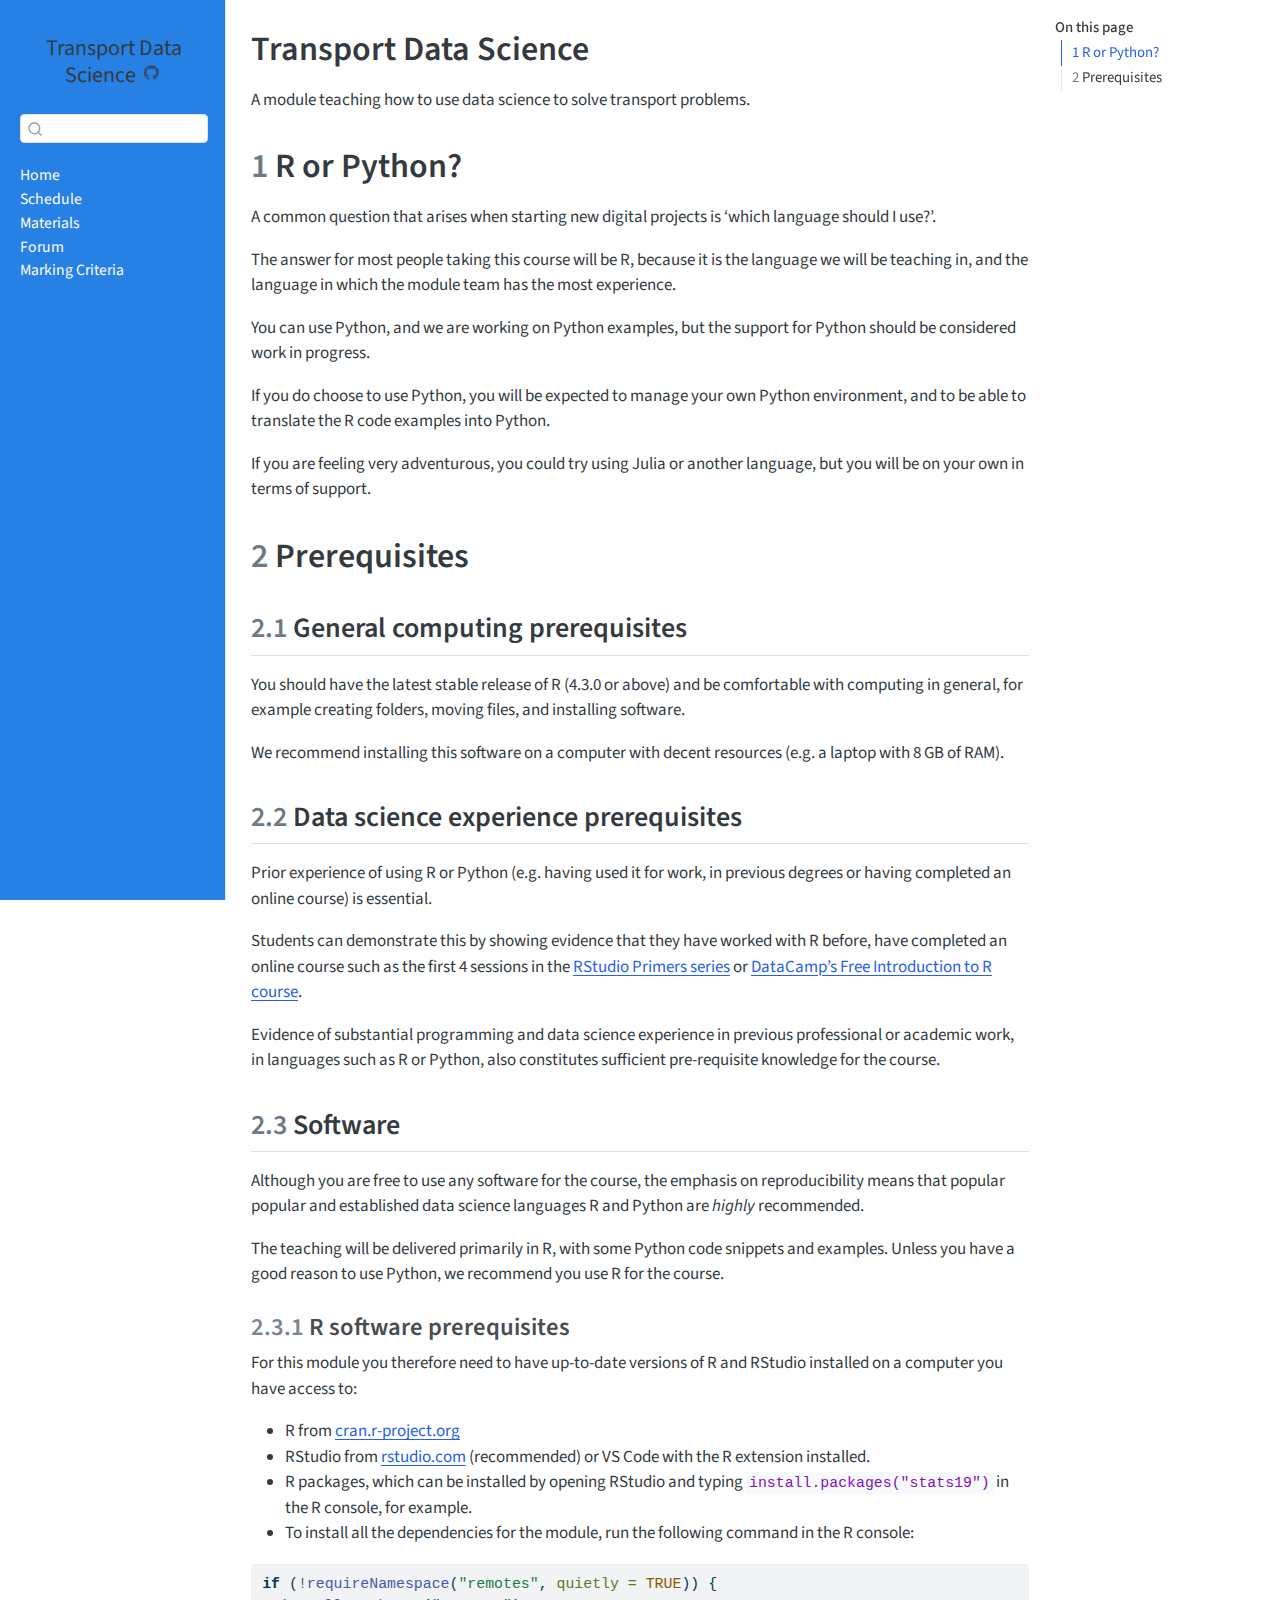
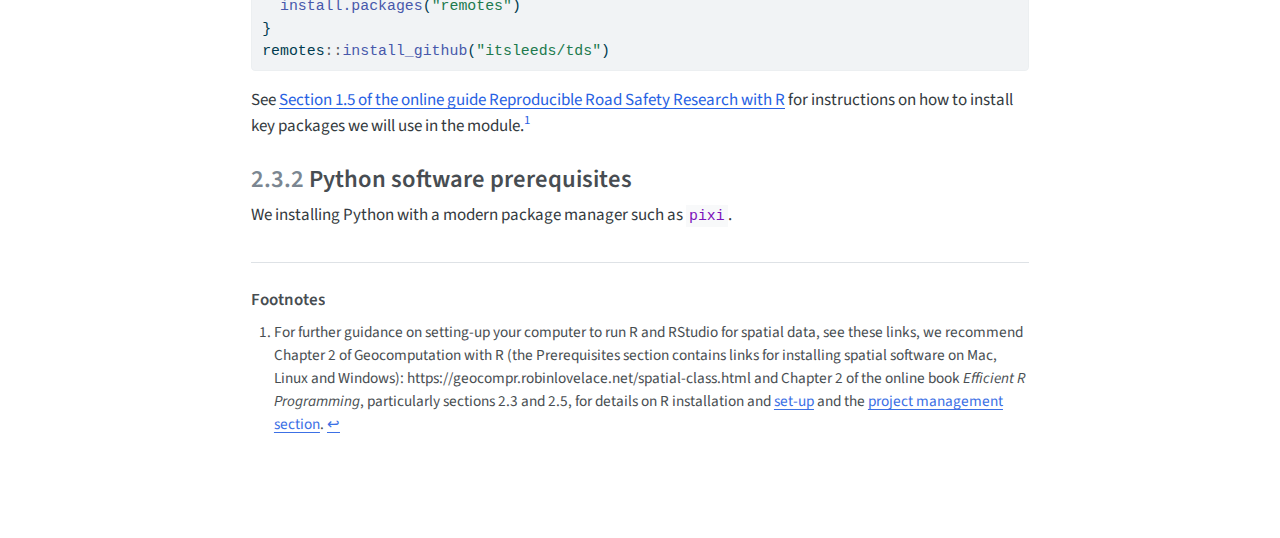
<file: index.html>
<!DOCTYPE html>
<html xmlns="http://www.w3.org/1999/xhtml" lang="en" xml:lang="en"><head>

<meta charset="utf-8">
<meta name="generator" content="quarto-1.5.57">

<meta name="viewport" content="width=device-width, initial-scale=1.0, user-scalable=yes">


<title>Transport Data Science</title>
<style>
code{white-space: pre-wrap;}
span.smallcaps{font-variant: small-caps;}
div.columns{display: flex; gap: min(4vw, 1.5em);}
div.column{flex: auto; overflow-x: auto;}
div.hanging-indent{margin-left: 1.5em; text-indent: -1.5em;}
ul.task-list{list-style: none;}
ul.task-list li input[type="checkbox"] {
  width: 0.8em;
  margin: 0 0.8em 0.2em -1em; /* quarto-specific, see https://github.com/quarto-dev/quarto-cli/issues/4556 */ 
  vertical-align: middle;
}
/* CSS for syntax highlighting */
pre > code.sourceCode { white-space: pre; position: relative; }
pre > code.sourceCode > span { line-height: 1.25; }
pre > code.sourceCode > span:empty { height: 1.2em; }
.sourceCode { overflow: visible; }
code.sourceCode > span { color: inherit; text-decoration: inherit; }
div.sourceCode { margin: 1em 0; }
pre.sourceCode { margin: 0; }
@media screen {
div.sourceCode { overflow: auto; }
}
@media print {
pre > code.sourceCode { white-space: pre-wrap; }
pre > code.sourceCode > span { display: inline-block; text-indent: -5em; padding-left: 5em; }
}
pre.numberSource code
  { counter-reset: source-line 0; }
pre.numberSource code > span
  { position: relative; left: -4em; counter-increment: source-line; }
pre.numberSource code > span > a:first-child::before
  { content: counter(source-line);
    position: relative; left: -1em; text-align: right; vertical-align: baseline;
    border: none; display: inline-block;
    -webkit-touch-callout: none; -webkit-user-select: none;
    -khtml-user-select: none; -moz-user-select: none;
    -ms-user-select: none; user-select: none;
    padding: 0 4px; width: 4em;
  }
pre.numberSource { margin-left: 3em;  padding-left: 4px; }
div.sourceCode
  {   }
@media screen {
pre > code.sourceCode > span > a:first-child::before { text-decoration: underline; }
}
</style>


<script src="site_libs/quarto-nav/quarto-nav.js"></script>
<script src="site_libs/clipboard/clipboard.min.js"></script>
<script src="site_libs/quarto-search/autocomplete.umd.js"></script>
<script src="site_libs/quarto-search/fuse.min.js"></script>
<script src="site_libs/quarto-search/quarto-search.js"></script>
<meta name="quarto:offset" content="./">
<script src="site_libs/quarto-html/quarto.js"></script>
<script src="site_libs/quarto-html/popper.min.js"></script>
<script src="site_libs/quarto-html/tippy.umd.min.js"></script>
<script src="site_libs/quarto-html/anchor.min.js"></script>
<link href="site_libs/quarto-html/tippy.css" rel="stylesheet">
<link href="site_libs/quarto-html/quarto-syntax-highlighting.css" rel="stylesheet" id="quarto-text-highlighting-styles">
<script src="site_libs/bootstrap/bootstrap.min.js"></script>
<link href="site_libs/bootstrap/bootstrap-icons.css" rel="stylesheet">
<link href="site_libs/bootstrap/bootstrap.min.css" rel="stylesheet" id="quarto-bootstrap" data-mode="light">
<script id="quarto-search-options" type="application/json">{
  "location": "sidebar",
  "copy-button": false,
  "collapse-after": 3,
  "panel-placement": "start",
  "type": "textbox",
  "limit": 50,
  "keyboard-shortcut": [
    "f",
    "/",
    "s"
  ],
  "show-item-context": false,
  "language": {
    "search-no-results-text": "No results",
    "search-matching-documents-text": "matching documents",
    "search-copy-link-title": "Copy link to search",
    "search-hide-matches-text": "Hide additional matches",
    "search-more-match-text": "more match in this document",
    "search-more-matches-text": "more matches in this document",
    "search-clear-button-title": "Clear",
    "search-text-placeholder": "",
    "search-detached-cancel-button-title": "Cancel",
    "search-submit-button-title": "Submit",
    "search-label": "Search"
  }
}</script>


</head>

<body class="nav-sidebar docked">

<div id="quarto-search-results"></div>
  <header id="quarto-header" class="headroom fixed-top">
  <nav class="quarto-secondary-nav">
    <div class="container-fluid d-flex">
      <button type="button" class="quarto-btn-toggle btn" data-bs-toggle="collapse" role="button" data-bs-target=".quarto-sidebar-collapse-item" aria-controls="quarto-sidebar" aria-expanded="false" aria-label="Toggle sidebar navigation" onclick="if (window.quartoToggleHeadroom) { window.quartoToggleHeadroom(); }">
        <i class="bi bi-layout-text-sidebar-reverse"></i>
      </button>
        <nav class="quarto-page-breadcrumbs" aria-label="breadcrumb"><ol class="breadcrumb"><li class="breadcrumb-item"><a href="./index.html">Home</a></li></ol></nav>
        <a class="flex-grow-1" role="navigation" data-bs-toggle="collapse" data-bs-target=".quarto-sidebar-collapse-item" aria-controls="quarto-sidebar" aria-expanded="false" aria-label="Toggle sidebar navigation" onclick="if (window.quartoToggleHeadroom) { window.quartoToggleHeadroom(); }">      
        </a>
      <button type="button" class="btn quarto-search-button" aria-label="Search" onclick="window.quartoOpenSearch();">
        <i class="bi bi-search"></i>
      </button>
    </div>
  </nav>
</header>
<!-- content -->
<div id="quarto-content" class="quarto-container page-columns page-rows-contents page-layout-article">
<!-- sidebar -->
  <nav id="quarto-sidebar" class="sidebar collapse collapse-horizontal quarto-sidebar-collapse-item sidebar-navigation docked overflow-auto">
    <div class="pt-lg-2 mt-2 text-center sidebar-header">
    <div class="sidebar-title mb-0 py-0">
      <a href="./">Transport Data Science</a> 
        <div class="sidebar-tools-main">
    <a href="https://github.com/itsleeds/tds" title="GitHub" class="quarto-navigation-tool px-1" aria-label="GitHub"><i class="bi bi-github"></i></a>
</div>
    </div>
      </div>
        <div class="mt-2 flex-shrink-0 align-items-center">
        <div class="sidebar-search">
        <div id="quarto-search" class="" title="Search"></div>
        </div>
        </div>
    <div class="sidebar-menu-container"> 
    <ul class="list-unstyled mt-1">
        <li class="sidebar-item">
  <div class="sidebar-item-container"> 
  <a href="./index.html" class="sidebar-item-text sidebar-link active">
 <span class="menu-text">Home</span></a>
  </div>
</li>
        <li class="sidebar-item">
  <div class="sidebar-item-container"> 
  <a href="./schedule.html" class="sidebar-item-text sidebar-link">
 <span class="menu-text">Schedule</span></a>
  </div>
</li>
        <li class="sidebar-item">
  <div class="sidebar-item-container"> 
  <a href="./materials.html" class="sidebar-item-text sidebar-link">
 <span class="menu-text">Materials</span></a>
  </div>
</li>
        <li class="sidebar-item">
  <div class="sidebar-item-container"> 
  <a href="https://github.com/ITSLeeds/TDS/discussions" class="sidebar-item-text sidebar-link">
 <span class="menu-text">Forum</span></a>
  </div>
</li>
        <li class="sidebar-item">
  <div class="sidebar-item-container"> 
  <a href="./marking-criteria.html" class="sidebar-item-text sidebar-link">
 <span class="menu-text">Marking Criteria</span></a>
  </div>
</li>
    </ul>
    </div>
</nav>
<div id="quarto-sidebar-glass" class="quarto-sidebar-collapse-item" data-bs-toggle="collapse" data-bs-target=".quarto-sidebar-collapse-item"></div>
<!-- margin-sidebar -->
    <div id="quarto-margin-sidebar" class="sidebar margin-sidebar">
        <nav id="TOC" role="doc-toc" class="toc-active">
    <h2 id="toc-title">On this page</h2>
   
  <ul>
  <li><a href="#r-or-python" id="toc-r-or-python" class="nav-link active" data-scroll-target="#r-or-python"><span class="header-section-number">1</span> R or Python?</a></li>
  <li><a href="#prerequisites" id="toc-prerequisites" class="nav-link" data-scroll-target="#prerequisites"><span class="header-section-number">2</span> Prerequisites</a>
  <ul class="collapse">
  <li><a href="#general-computing-prerequisites" id="toc-general-computing-prerequisites" class="nav-link" data-scroll-target="#general-computing-prerequisites"><span class="header-section-number">2.1</span> General computing prerequisites</a></li>
  <li><a href="#data-science-experience-prerequisites" id="toc-data-science-experience-prerequisites" class="nav-link" data-scroll-target="#data-science-experience-prerequisites"><span class="header-section-number">2.2</span> Data science experience prerequisites</a></li>
  <li><a href="#software" id="toc-software" class="nav-link" data-scroll-target="#software"><span class="header-section-number">2.3</span> Software</a>
  <ul class="collapse">
  <li><a href="#r-software-prerequisites" id="toc-r-software-prerequisites" class="nav-link" data-scroll-target="#r-software-prerequisites"><span class="header-section-number">2.3.1</span> R software prerequisites</a></li>
  <li><a href="#python-software-prerequisites" id="toc-python-software-prerequisites" class="nav-link" data-scroll-target="#python-software-prerequisites"><span class="header-section-number">2.3.2</span> Python software prerequisites</a></li>
  </ul></li>
  </ul></li>
  </ul>
</nav>
    </div>
<!-- main -->
<main class="content" id="quarto-document-content">

<header id="title-block-header" class="quarto-title-block default">
<div class="quarto-title">
<h1 class="title">Transport Data Science</h1>
</div>



<div class="quarto-title-meta">

    
  
    
  </div>
  


</header>


<p>A module teaching how to use data science to solve transport problems.</p>
<section id="r-or-python" class="level1" data-number="1">
<h1 data-number="1"><span class="header-section-number">1</span> R or Python?</h1>
<p>A common question that arises when starting new digital projects is ‘which language should I use?’.</p>
<p>The answer for most people taking this course will be R, because it is the language we will be teaching in, and the language in which the module team has the most experience.</p>
<p>You can use Python, and we are working on Python examples, but the support for Python should be considered work in progress.</p>
<p>If you do choose to use Python, you will be expected to manage your own Python environment, and to be able to translate the R code examples into Python.</p>
<p>If you are feeling very adventurous, you could try using Julia or another language, but you will be on your own in terms of support.</p>
</section>
<section id="prerequisites" class="level1" data-number="2">
<h1 data-number="2"><span class="header-section-number">2</span> Prerequisites</h1>
<section id="general-computing-prerequisites" class="level2" data-number="2.1">
<h2 data-number="2.1" class="anchored" data-anchor-id="general-computing-prerequisites"><span class="header-section-number">2.1</span> General computing prerequisites</h2>
<p>You should have the latest stable release of R (4.3.0 or above) and be comfortable with computing in general, for example creating folders, moving files, and installing software.</p>
<p>We recommend installing this software on a computer with decent resources (e.g.&nbsp;a laptop with 8 GB of RAM).</p>
</section>
<section id="data-science-experience-prerequisites" class="level2" data-number="2.2">
<h2 data-number="2.2" class="anchored" data-anchor-id="data-science-experience-prerequisites"><span class="header-section-number">2.2</span> Data science experience prerequisites</h2>
<p>Prior experience of using R or Python (e.g.&nbsp;having used it for work, in previous degrees or having completed an online course) is essential.</p>
<p>Students can demonstrate this by showing evidence that they have worked with R before, have completed an online course such as the first 4 sessions in the <a href="https://rstudio.cloud/learn/primers">RStudio Primers series</a> or <a href="https://www.datacamp.com/courses/free-introduction-to-r">DataCamp’s Free Introduction to R course</a>.</p>
<p>Evidence of substantial programming and data science experience in previous professional or academic work, in languages such as R or Python, also constitutes sufficient pre-requisite knowledge for the course.</p>
</section>
<section id="software" class="level2" data-number="2.3">
<h2 data-number="2.3" class="anchored" data-anchor-id="software"><span class="header-section-number">2.3</span> Software</h2>
<p>Although you are free to use any software for the course, the emphasis on reproducibility means that popular popular and established data science languages R and Python are <em>highly</em> recommended.</p>
<p>The teaching will be delivered primarily in R, with some Python code snippets and examples. Unless you have a good reason to use Python, we recommend you use R for the course.</p>
<section id="r-software-prerequisites" class="level3" data-number="2.3.1">
<h3 data-number="2.3.1" class="anchored" data-anchor-id="r-software-prerequisites"><span class="header-section-number">2.3.1</span> R software prerequisites</h3>
<p>For this module you therefore need to have up-to-date versions of R and RStudio installed on a computer you have access to:</p>
<ul>
<li>R from <a href="https://cran.r-project.org/">cran.r-project.org</a></li>
<li>RStudio from <a href="https://rstudio.com/products/rstudio/download/#download">rstudio.com</a> (recommended) or VS Code with the R extension installed.</li>
<li>R packages, which can be installed by opening RStudio and typing <code>install.packages("stats19")</code> in the R console, for example.</li>
<li>To install all the dependencies for the module, run the following command in the R console:</li>
</ul>
<div class="cell">
<div class="sourceCode cell-code" id="cb1"><pre class="sourceCode r code-with-copy"><code class="sourceCode r"><span id="cb1-1"><a href="#cb1-1" aria-hidden="true" tabindex="-1"></a><span class="cf">if</span> (<span class="sc">!</span><span class="fu">requireNamespace</span>(<span class="st">"remotes"</span>, <span class="at">quietly =</span> <span class="cn">TRUE</span>)) {</span>
<span id="cb1-2"><a href="#cb1-2" aria-hidden="true" tabindex="-1"></a>  <span class="fu">install.packages</span>(<span class="st">"remotes"</span>)</span>
<span id="cb1-3"><a href="#cb1-3" aria-hidden="true" tabindex="-1"></a>}</span>
<span id="cb1-4"><a href="#cb1-4" aria-hidden="true" tabindex="-1"></a>remotes<span class="sc">::</span><span class="fu">install_github</span>(<span class="st">"itsleeds/tds"</span>)</span></code><button title="Copy to Clipboard" class="code-copy-button"><i class="bi"></i></button></pre></div>
</div>
<p>See <a href="https://itsleeds.github.io/rrsrr/introduction.html#installing-r-and-rstudio">Section 1.5 of the online guide Reproducible Road Safety Research with R</a> for instructions on how to install key packages we will use in the module.<a href="#fn1" class="footnote-ref" id="fnref1" role="doc-noteref"><sup>1</sup></a></p>
</section>
<section id="python-software-prerequisites" class="level3" data-number="2.3.2">
<h3 data-number="2.3.2" class="anchored" data-anchor-id="python-software-prerequisites"><span class="header-section-number">2.3.2</span> Python software prerequisites</h3>
<p>We installing Python with a modern package manager such as <code>pixi</code>.</p>


</section>
</section>
</section>


<div id="quarto-appendix" class="default"><section id="footnotes" class="footnotes footnotes-end-of-document" role="doc-endnotes"><h2 class="anchored quarto-appendix-heading">Footnotes</h2>

<ol>
<li id="fn1"><p> For further guidance on setting-up your computer to run R and RStudio for spatial data, see these links, we recommend Chapter 2 of Geocomputation with R (the Prerequisites section contains links for installing spatial software on Mac, Linux and Windows): https://geocompr.robinlovelace.net/spatial-class.html and Chapter 2 of the online book <em>Efficient R Programming</em>, particularly sections 2.3 and 2.5, for details on R installation and <a href="https://csgillespie.github.io/efficientR/set-up.html">set-up</a> and the <a href="https://csgillespie.github.io/efficientR/set-up.html#project-management">project management section</a>.<a href="#fnref1" class="footnote-back" role="doc-backlink">↩︎</a></p></li>
</ol>
</section></div></main> <!-- /main -->
<script id="quarto-html-after-body" type="application/javascript">
window.document.addEventListener("DOMContentLoaded", function (event) {
  const toggleBodyColorMode = (bsSheetEl) => {
    const mode = bsSheetEl.getAttribute("data-mode");
    const bodyEl = window.document.querySelector("body");
    if (mode === "dark") {
      bodyEl.classList.add("quarto-dark");
      bodyEl.classList.remove("quarto-light");
    } else {
      bodyEl.classList.add("quarto-light");
      bodyEl.classList.remove("quarto-dark");
    }
  }
  const toggleBodyColorPrimary = () => {
    const bsSheetEl = window.document.querySelector("link#quarto-bootstrap");
    if (bsSheetEl) {
      toggleBodyColorMode(bsSheetEl);
    }
  }
  toggleBodyColorPrimary();  
  const icon = "";
  const anchorJS = new window.AnchorJS();
  anchorJS.options = {
    placement: 'right',
    icon: icon
  };
  anchorJS.add('.anchored');
  const isCodeAnnotation = (el) => {
    for (const clz of el.classList) {
      if (clz.startsWith('code-annotation-')) {                     
        return true;
      }
    }
    return false;
  }
  const onCopySuccess = function(e) {
    // button target
    const button = e.trigger;
    // don't keep focus
    button.blur();
    // flash "checked"
    button.classList.add('code-copy-button-checked');
    var currentTitle = button.getAttribute("title");
    button.setAttribute("title", "Copied!");
    let tooltip;
    if (window.bootstrap) {
      button.setAttribute("data-bs-toggle", "tooltip");
      button.setAttribute("data-bs-placement", "left");
      button.setAttribute("data-bs-title", "Copied!");
      tooltip = new bootstrap.Tooltip(button, 
        { trigger: "manual", 
          customClass: "code-copy-button-tooltip",
          offset: [0, -8]});
      tooltip.show();    
    }
    setTimeout(function() {
      if (tooltip) {
        tooltip.hide();
        button.removeAttribute("data-bs-title");
        button.removeAttribute("data-bs-toggle");
        button.removeAttribute("data-bs-placement");
      }
      button.setAttribute("title", currentTitle);
      button.classList.remove('code-copy-button-checked');
    }, 1000);
    // clear code selection
    e.clearSelection();
  }
  const getTextToCopy = function(trigger) {
      const codeEl = trigger.previousElementSibling.cloneNode(true);
      for (const childEl of codeEl.children) {
        if (isCodeAnnotation(childEl)) {
          childEl.remove();
        }
      }
      return codeEl.innerText;
  }
  const clipboard = new window.ClipboardJS('.code-copy-button:not([data-in-quarto-modal])', {
    text: getTextToCopy
  });
  clipboard.on('success', onCopySuccess);
  if (window.document.getElementById('quarto-embedded-source-code-modal')) {
    // For code content inside modals, clipBoardJS needs to be initialized with a container option
    // TODO: Check when it could be a function (https://github.com/zenorocha/clipboard.js/issues/860)
    const clipboardModal = new window.ClipboardJS('.code-copy-button[data-in-quarto-modal]', {
      text: getTextToCopy,
      container: window.document.getElementById('quarto-embedded-source-code-modal')
    });
    clipboardModal.on('success', onCopySuccess);
  }
    var localhostRegex = new RegExp(/^(?:http|https):\/\/localhost\:?[0-9]*\//);
    var mailtoRegex = new RegExp(/^mailto:/);
      var filterRegex = new RegExp("https:\/\/itsleeds\.github\.io\/tds\/");
    var isInternal = (href) => {
        return filterRegex.test(href) || localhostRegex.test(href) || mailtoRegex.test(href);
    }
    // Inspect non-navigation links and adorn them if external
 	var links = window.document.querySelectorAll('a[href]:not(.nav-link):not(.navbar-brand):not(.toc-action):not(.sidebar-link):not(.sidebar-item-toggle):not(.pagination-link):not(.no-external):not([aria-hidden]):not(.dropdown-item):not(.quarto-navigation-tool):not(.about-link)');
    for (var i=0; i<links.length; i++) {
      const link = links[i];
      if (!isInternal(link.href)) {
        // undo the damage that might have been done by quarto-nav.js in the case of
        // links that we want to consider external
        if (link.dataset.originalHref !== undefined) {
          link.href = link.dataset.originalHref;
        }
      }
    }
  function tippyHover(el, contentFn, onTriggerFn, onUntriggerFn) {
    const config = {
      allowHTML: true,
      maxWidth: 500,
      delay: 100,
      arrow: false,
      appendTo: function(el) {
          return el.parentElement;
      },
      interactive: true,
      interactiveBorder: 10,
      theme: 'quarto',
      placement: 'bottom-start',
    };
    if (contentFn) {
      config.content = contentFn;
    }
    if (onTriggerFn) {
      config.onTrigger = onTriggerFn;
    }
    if (onUntriggerFn) {
      config.onUntrigger = onUntriggerFn;
    }
    window.tippy(el, config); 
  }
  const noterefs = window.document.querySelectorAll('a[role="doc-noteref"]');
  for (var i=0; i<noterefs.length; i++) {
    const ref = noterefs[i];
    tippyHover(ref, function() {
      // use id or data attribute instead here
      let href = ref.getAttribute('data-footnote-href') || ref.getAttribute('href');
      try { href = new URL(href).hash; } catch {}
      const id = href.replace(/^#\/?/, "");
      const note = window.document.getElementById(id);
      if (note) {
        return note.innerHTML;
      } else {
        return "";
      }
    });
  }
  const xrefs = window.document.querySelectorAll('a.quarto-xref');
  const processXRef = (id, note) => {
    // Strip column container classes
    const stripColumnClz = (el) => {
      el.classList.remove("page-full", "page-columns");
      if (el.children) {
        for (const child of el.children) {
          stripColumnClz(child);
        }
      }
    }
    stripColumnClz(note)
    if (id === null || id.startsWith('sec-')) {
      // Special case sections, only their first couple elements
      const container = document.createElement("div");
      if (note.children && note.children.length > 2) {
        container.appendChild(note.children[0].cloneNode(true));
        for (let i = 1; i < note.children.length; i++) {
          const child = note.children[i];
          if (child.tagName === "P" && child.innerText === "") {
            continue;
          } else {
            container.appendChild(child.cloneNode(true));
            break;
          }
        }
        if (window.Quarto?.typesetMath) {
          window.Quarto.typesetMath(container);
        }
        return container.innerHTML
      } else {
        if (window.Quarto?.typesetMath) {
          window.Quarto.typesetMath(note);
        }
        return note.innerHTML;
      }
    } else {
      // Remove any anchor links if they are present
      const anchorLink = note.querySelector('a.anchorjs-link');
      if (anchorLink) {
        anchorLink.remove();
      }
      if (window.Quarto?.typesetMath) {
        window.Quarto.typesetMath(note);
      }
      // TODO in 1.5, we should make sure this works without a callout special case
      if (note.classList.contains("callout")) {
        return note.outerHTML;
      } else {
        return note.innerHTML;
      }
    }
  }
  for (var i=0; i<xrefs.length; i++) {
    const xref = xrefs[i];
    tippyHover(xref, undefined, function(instance) {
      instance.disable();
      let url = xref.getAttribute('href');
      let hash = undefined; 
      if (url.startsWith('#')) {
        hash = url;
      } else {
        try { hash = new URL(url).hash; } catch {}
      }
      if (hash) {
        const id = hash.replace(/^#\/?/, "");
        const note = window.document.getElementById(id);
        if (note !== null) {
          try {
            const html = processXRef(id, note.cloneNode(true));
            instance.setContent(html);
          } finally {
            instance.enable();
            instance.show();
          }
        } else {
          // See if we can fetch this
          fetch(url.split('#')[0])
          .then(res => res.text())
          .then(html => {
            const parser = new DOMParser();
            const htmlDoc = parser.parseFromString(html, "text/html");
            const note = htmlDoc.getElementById(id);
            if (note !== null) {
              const html = processXRef(id, note);
              instance.setContent(html);
            } 
          }).finally(() => {
            instance.enable();
            instance.show();
          });
        }
      } else {
        // See if we can fetch a full url (with no hash to target)
        // This is a special case and we should probably do some content thinning / targeting
        fetch(url)
        .then(res => res.text())
        .then(html => {
          const parser = new DOMParser();
          const htmlDoc = parser.parseFromString(html, "text/html");
          const note = htmlDoc.querySelector('main.content');
          if (note !== null) {
            // This should only happen for chapter cross references
            // (since there is no id in the URL)
            // remove the first header
            if (note.children.length > 0 && note.children[0].tagName === "HEADER") {
              note.children[0].remove();
            }
            const html = processXRef(null, note);
            instance.setContent(html);
          } 
        }).finally(() => {
          instance.enable();
          instance.show();
        });
      }
    }, function(instance) {
    });
  }
      let selectedAnnoteEl;
      const selectorForAnnotation = ( cell, annotation) => {
        let cellAttr = 'data-code-cell="' + cell + '"';
        let lineAttr = 'data-code-annotation="' +  annotation + '"';
        const selector = 'span[' + cellAttr + '][' + lineAttr + ']';
        return selector;
      }
      const selectCodeLines = (annoteEl) => {
        const doc = window.document;
        const targetCell = annoteEl.getAttribute("data-target-cell");
        const targetAnnotation = annoteEl.getAttribute("data-target-annotation");
        const annoteSpan = window.document.querySelector(selectorForAnnotation(targetCell, targetAnnotation));
        const lines = annoteSpan.getAttribute("data-code-lines").split(",");
        const lineIds = lines.map((line) => {
          return targetCell + "-" + line;
        })
        let top = null;
        let height = null;
        let parent = null;
        if (lineIds.length > 0) {
            //compute the position of the single el (top and bottom and make a div)
            const el = window.document.getElementById(lineIds[0]);
            top = el.offsetTop;
            height = el.offsetHeight;
            parent = el.parentElement.parentElement;
          if (lineIds.length > 1) {
            const lastEl = window.document.getElementById(lineIds[lineIds.length - 1]);
            const bottom = lastEl.offsetTop + lastEl.offsetHeight;
            height = bottom - top;
          }
          if (top !== null && height !== null && parent !== null) {
            // cook up a div (if necessary) and position it 
            let div = window.document.getElementById("code-annotation-line-highlight");
            if (div === null) {
              div = window.document.createElement("div");
              div.setAttribute("id", "code-annotation-line-highlight");
              div.style.position = 'absolute';
              parent.appendChild(div);
            }
            div.style.top = top - 2 + "px";
            div.style.height = height + 4 + "px";
            div.style.left = 0;
            let gutterDiv = window.document.getElementById("code-annotation-line-highlight-gutter");
            if (gutterDiv === null) {
              gutterDiv = window.document.createElement("div");
              gutterDiv.setAttribute("id", "code-annotation-line-highlight-gutter");
              gutterDiv.style.position = 'absolute';
              const codeCell = window.document.getElementById(targetCell);
              const gutter = codeCell.querySelector('.code-annotation-gutter');
              gutter.appendChild(gutterDiv);
            }
            gutterDiv.style.top = top - 2 + "px";
            gutterDiv.style.height = height + 4 + "px";
          }
          selectedAnnoteEl = annoteEl;
        }
      };
      const unselectCodeLines = () => {
        const elementsIds = ["code-annotation-line-highlight", "code-annotation-line-highlight-gutter"];
        elementsIds.forEach((elId) => {
          const div = window.document.getElementById(elId);
          if (div) {
            div.remove();
          }
        });
        selectedAnnoteEl = undefined;
      };
        // Handle positioning of the toggle
    window.addEventListener(
      "resize",
      throttle(() => {
        elRect = undefined;
        if (selectedAnnoteEl) {
          selectCodeLines(selectedAnnoteEl);
        }
      }, 10)
    );
    function throttle(fn, ms) {
    let throttle = false;
    let timer;
      return (...args) => {
        if(!throttle) { // first call gets through
            fn.apply(this, args);
            throttle = true;
        } else { // all the others get throttled
            if(timer) clearTimeout(timer); // cancel #2
            timer = setTimeout(() => {
              fn.apply(this, args);
              timer = throttle = false;
            }, ms);
        }
      };
    }
      // Attach click handler to the DT
      const annoteDls = window.document.querySelectorAll('dt[data-target-cell]');
      for (const annoteDlNode of annoteDls) {
        annoteDlNode.addEventListener('click', (event) => {
          const clickedEl = event.target;
          if (clickedEl !== selectedAnnoteEl) {
            unselectCodeLines();
            const activeEl = window.document.querySelector('dt[data-target-cell].code-annotation-active');
            if (activeEl) {
              activeEl.classList.remove('code-annotation-active');
            }
            selectCodeLines(clickedEl);
            clickedEl.classList.add('code-annotation-active');
          } else {
            // Unselect the line
            unselectCodeLines();
            clickedEl.classList.remove('code-annotation-active');
          }
        });
      }
  const findCites = (el) => {
    const parentEl = el.parentElement;
    if (parentEl) {
      const cites = parentEl.dataset.cites;
      if (cites) {
        return {
          el,
          cites: cites.split(' ')
        };
      } else {
        return findCites(el.parentElement)
      }
    } else {
      return undefined;
    }
  };
  var bibliorefs = window.document.querySelectorAll('a[role="doc-biblioref"]');
  for (var i=0; i<bibliorefs.length; i++) {
    const ref = bibliorefs[i];
    const citeInfo = findCites(ref);
    if (citeInfo) {
      tippyHover(citeInfo.el, function() {
        var popup = window.document.createElement('div');
        citeInfo.cites.forEach(function(cite) {
          var citeDiv = window.document.createElement('div');
          citeDiv.classList.add('hanging-indent');
          citeDiv.classList.add('csl-entry');
          var biblioDiv = window.document.getElementById('ref-' + cite);
          if (biblioDiv) {
            citeDiv.innerHTML = biblioDiv.innerHTML;
          }
          popup.appendChild(citeDiv);
        });
        return popup.innerHTML;
      });
    }
  }
});
</script>
</div> <!-- /content -->




</body></html>
</file>
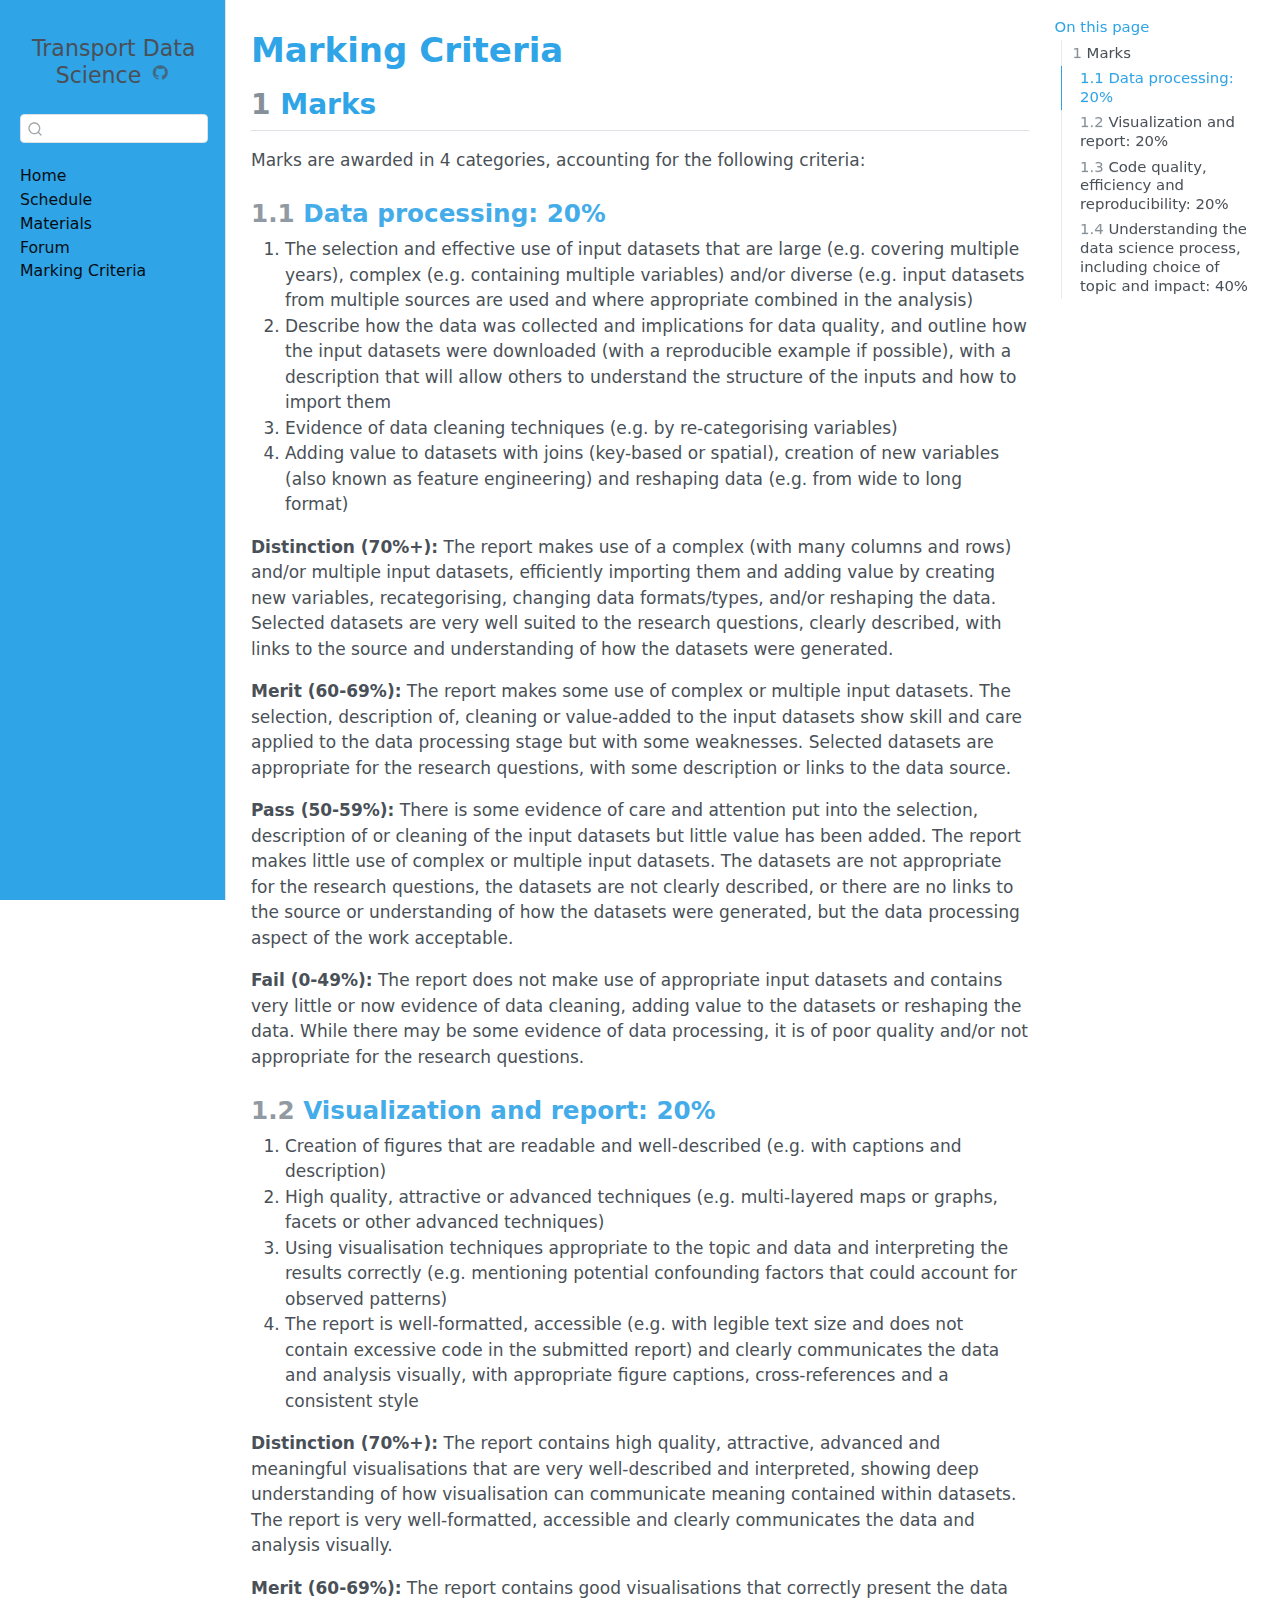
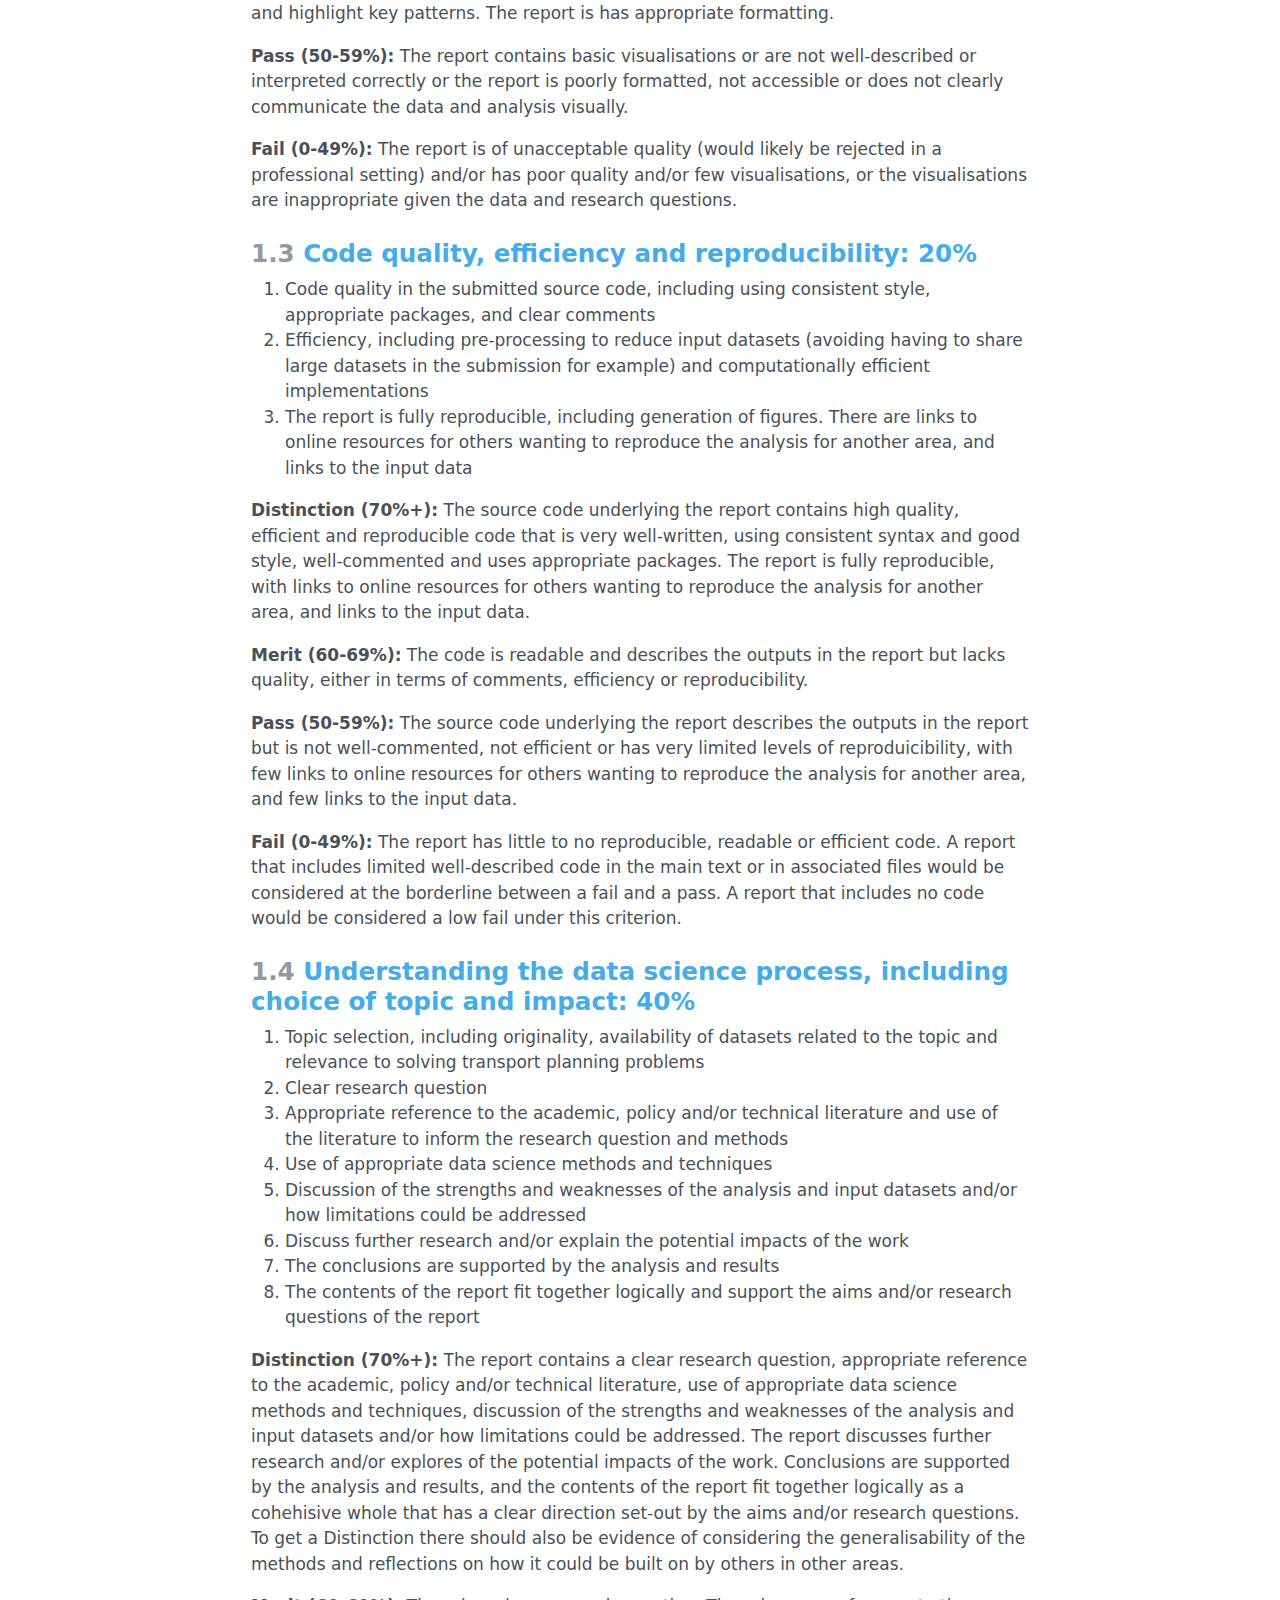
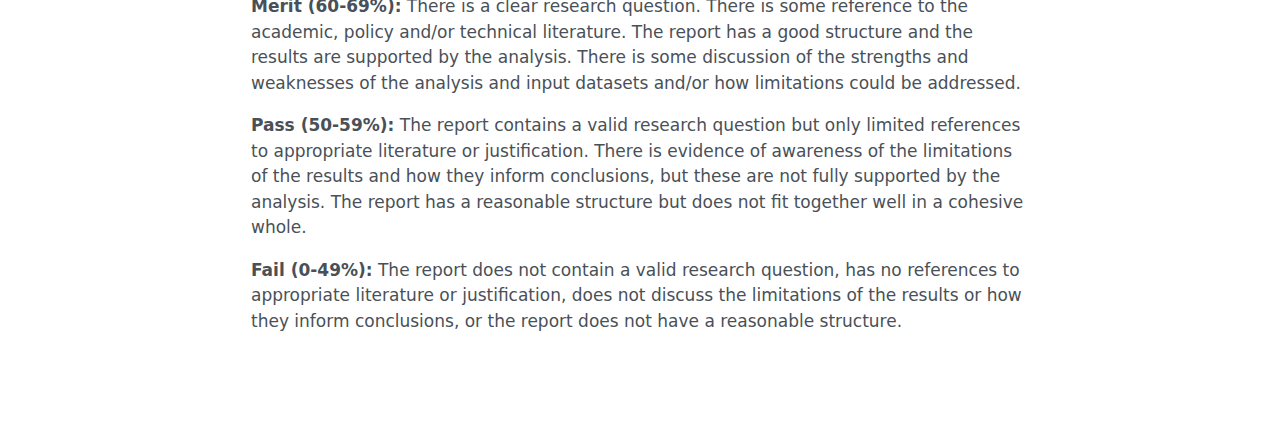
<file: marking-criteria.html>
<!DOCTYPE html>
<html xmlns="http://www.w3.org/1999/xhtml" lang="en" xml:lang="en"><head>

<meta charset="utf-8">
<meta name="generator" content="quarto-1.6.40">

<meta name="viewport" content="width=device-width, initial-scale=1.0, user-scalable=yes">


<title>Marking Criteria – Transport Data Science</title>
<style>
code{white-space: pre-wrap;}
span.smallcaps{font-variant: small-caps;}
div.columns{display: flex; gap: min(4vw, 1.5em);}
div.column{flex: auto; overflow-x: auto;}
div.hanging-indent{margin-left: 1.5em; text-indent: -1.5em;}
ul.task-list{list-style: none;}
ul.task-list li input[type="checkbox"] {
  width: 0.8em;
  margin: 0 0.8em 0.2em -1em; /* quarto-specific, see https://github.com/quarto-dev/quarto-cli/issues/4556 */ 
  vertical-align: middle;
}
</style>


<script src="site_libs/quarto-nav/quarto-nav.js"></script>
<script src="site_libs/clipboard/clipboard.min.js"></script>
<script src="site_libs/quarto-search/autocomplete.umd.js"></script>
<script src="site_libs/quarto-search/fuse.min.js"></script>
<script src="site_libs/quarto-search/quarto-search.js"></script>
<meta name="quarto:offset" content="./">
<script src="site_libs/quarto-html/quarto.js"></script>
<script src="site_libs/quarto-html/popper.min.js"></script>
<script src="site_libs/quarto-html/tippy.umd.min.js"></script>
<script src="site_libs/quarto-html/anchor.min.js"></script>
<link href="site_libs/quarto-html/tippy.css" rel="stylesheet">
<link href="site_libs/quarto-html/quarto-syntax-highlighting-549806ee2085284f45b00abea8c6df48.css" rel="stylesheet" id="quarto-text-highlighting-styles">
<script src="site_libs/bootstrap/bootstrap.min.js"></script>
<link href="site_libs/bootstrap/bootstrap-icons.css" rel="stylesheet">
<link href="site_libs/bootstrap/bootstrap-ec55f2449d6ecc378874ed5443fa82f5.min.css" rel="stylesheet" append-hash="true" id="quarto-bootstrap" data-mode="light">
<script id="quarto-search-options" type="application/json">{
  "location": "sidebar",
  "copy-button": false,
  "collapse-after": 3,
  "panel-placement": "start",
  "type": "textbox",
  "limit": 50,
  "keyboard-shortcut": [
    "f",
    "/",
    "s"
  ],
  "show-item-context": false,
  "language": {
    "search-no-results-text": "No results",
    "search-matching-documents-text": "matching documents",
    "search-copy-link-title": "Copy link to search",
    "search-hide-matches-text": "Hide additional matches",
    "search-more-match-text": "more match in this document",
    "search-more-matches-text": "more matches in this document",
    "search-clear-button-title": "Clear",
    "search-text-placeholder": "",
    "search-detached-cancel-button-title": "Cancel",
    "search-submit-button-title": "Submit",
    "search-label": "Search"
  }
}</script>


</head>

<body class="nav-sidebar docked">

<div id="quarto-search-results"></div>
  <header id="quarto-header" class="headroom fixed-top">
  <nav class="quarto-secondary-nav">
    <div class="container-fluid d-flex">
      <button type="button" class="quarto-btn-toggle btn" data-bs-toggle="collapse" role="button" data-bs-target=".quarto-sidebar-collapse-item" aria-controls="quarto-sidebar" aria-expanded="false" aria-label="Toggle sidebar navigation" onclick="if (window.quartoToggleHeadroom) { window.quartoToggleHeadroom(); }">
        <i class="bi bi-layout-text-sidebar-reverse"></i>
      </button>
        <nav class="quarto-page-breadcrumbs" aria-label="breadcrumb"><ol class="breadcrumb"><li class="breadcrumb-item"><a href="./marking-criteria.html">Marking Criteria</a></li></ol></nav>
        <a class="flex-grow-1" role="navigation" data-bs-toggle="collapse" data-bs-target=".quarto-sidebar-collapse-item" aria-controls="quarto-sidebar" aria-expanded="false" aria-label="Toggle sidebar navigation" onclick="if (window.quartoToggleHeadroom) { window.quartoToggleHeadroom(); }">      
        </a>
      <button type="button" class="btn quarto-search-button" aria-label="Search" onclick="window.quartoOpenSearch();">
        <i class="bi bi-search"></i>
      </button>
    </div>
  </nav>
</header>
<!-- content -->
<div id="quarto-content" class="quarto-container page-columns page-rows-contents page-layout-article">
<!-- sidebar -->
  <nav id="quarto-sidebar" class="sidebar collapse collapse-horizontal quarto-sidebar-collapse-item sidebar-navigation docked overflow-auto">
    <div class="pt-lg-2 mt-2 text-center sidebar-header">
    <div class="sidebar-title mb-0 py-0">
      <a href="./">Transport Data Science</a> 
        <div class="sidebar-tools-main">
    <a href="https://github.com/itsleeds/tds" title="GitHub" class="quarto-navigation-tool px-1" aria-label="GitHub"><i class="bi bi-github"></i></a>
</div>
    </div>
      </div>
        <div class="mt-2 flex-shrink-0 align-items-center">
        <div class="sidebar-search">
        <div id="quarto-search" class="" title="Search"></div>
        </div>
        </div>
    <div class="sidebar-menu-container"> 
    <ul class="list-unstyled mt-1">
        <li class="sidebar-item">
  <div class="sidebar-item-container"> 
  <a href="./index.html" class="sidebar-item-text sidebar-link">
 <span class="menu-text">Home</span></a>
  </div>
</li>
        <li class="sidebar-item">
  <div class="sidebar-item-container"> 
  <a href="./schedule.html" class="sidebar-item-text sidebar-link">
 <span class="menu-text">Schedule</span></a>
  </div>
</li>
        <li class="sidebar-item">
  <div class="sidebar-item-container"> 
  <a href="./materials.html" class="sidebar-item-text sidebar-link">
 <span class="menu-text">Materials</span></a>
  </div>
</li>
        <li class="sidebar-item">
  <div class="sidebar-item-container"> 
  <a href="https://github.com/ITSLeeds/TDS/discussions" class="sidebar-item-text sidebar-link">
 <span class="menu-text">Forum</span></a>
  </div>
</li>
        <li class="sidebar-item">
  <div class="sidebar-item-container"> 
  <a href="./marking-criteria.html" class="sidebar-item-text sidebar-link active">
 <span class="menu-text">Marking Criteria</span></a>
  </div>
</li>
    </ul>
    </div>
</nav>
<div id="quarto-sidebar-glass" class="quarto-sidebar-collapse-item" data-bs-toggle="collapse" data-bs-target=".quarto-sidebar-collapse-item"></div>
<!-- margin-sidebar -->
    <div id="quarto-margin-sidebar" class="sidebar margin-sidebar">
        <nav id="TOC" role="doc-toc" class="toc-active">
    <h2 id="toc-title">On this page</h2>
   
  <ul>
  <li><a href="#marks" id="toc-marks" class="nav-link active" data-scroll-target="#marks"><span class="header-section-number">1</span> Marks</a>
  <ul class="collapse">
  <li><a href="#data-processing-20" id="toc-data-processing-20" class="nav-link" data-scroll-target="#data-processing-20"><span class="header-section-number">1.1</span> Data processing: 20%</a></li>
  <li><a href="#visualization-and-report-20" id="toc-visualization-and-report-20" class="nav-link" data-scroll-target="#visualization-and-report-20"><span class="header-section-number">1.2</span> Visualization and report: 20%</a></li>
  <li><a href="#code-quality-efficiency-and-reproducibility-20" id="toc-code-quality-efficiency-and-reproducibility-20" class="nav-link" data-scroll-target="#code-quality-efficiency-and-reproducibility-20"><span class="header-section-number">1.3</span> Code quality, efficiency and reproducibility: 20%</a></li>
  <li><a href="#understanding-the-data-science-process-including-choice-of-topic-and-impact-40" id="toc-understanding-the-data-science-process-including-choice-of-topic-and-impact-40" class="nav-link" data-scroll-target="#understanding-the-data-science-process-including-choice-of-topic-and-impact-40"><span class="header-section-number">1.4</span> Understanding the data science process, including choice of topic and impact: 40%</a></li>
  </ul></li>
  </ul>
</nav>
    </div>
<!-- main -->
<main class="content" id="quarto-document-content">

<header id="title-block-header" class="quarto-title-block default">
<div class="quarto-title">
<h1 class="title">Marking Criteria</h1>
</div>



<div class="quarto-title-meta">

    
  
    
  </div>
  


</header>


<section id="marks" class="level2" data-number="1">
<h2 data-number="1" class="anchored" data-anchor-id="marks"><span class="header-section-number">1</span> Marks</h2>
<p>Marks are awarded in 4 categories, accounting for the following criteria:</p>
<section id="data-processing-20" class="level3" data-number="1.1">
<h3 data-number="1.1" class="anchored" data-anchor-id="data-processing-20"><span class="header-section-number">1.1</span> Data processing: 20%</h3>
<ol type="1">
<li>The selection and effective use of input datasets that are large (e.g.&nbsp;covering multiple years), complex (e.g.&nbsp;containing multiple variables) and/or diverse (e.g.&nbsp;input datasets from multiple sources are used and where appropriate combined in the analysis)</li>
<li>Describe how the data was collected and implications for data quality, and outline how the input datasets were downloaded (with a reproducible example if possible), with a description that will allow others to understand the structure of the inputs and how to import them</li>
<li>Evidence of data cleaning techniques (e.g.&nbsp;by re-categorising variables)</li>
<li>Adding value to datasets with joins (key-based or spatial), creation of new variables (also known as feature engineering) and reshaping data (e.g.&nbsp;from wide to long format)</li>
</ol>
<p><strong>Distinction (70%+):</strong> The report makes use of a complex (with many columns and rows) and/or multiple input datasets, efficiently importing them and adding value by creating new variables, recategorising, changing data formats/types, and/or reshaping the data. Selected datasets are very well suited to the research questions, clearly described, with links to the source and understanding of how the datasets were generated.</p>
<p><strong>Merit (60-69%):</strong> The report makes some use of complex or multiple input datasets. The selection, description of, cleaning or value-added to the input datasets show skill and care applied to the data processing stage but with some weaknesses. Selected datasets are appropriate for the research questions, with some description or links to the data source.</p>
<p><strong>Pass (50-59%):</strong> There is some evidence of care and attention put into the selection, description of or cleaning of the input datasets but little value has been added. The report makes little use of complex or multiple input datasets. The datasets are not appropriate for the research questions, the datasets are not clearly described, or there are no links to the source or understanding of how the datasets were generated, but the data processing aspect of the work acceptable.</p>
<p><strong>Fail (0-49%):</strong> The report does not make use of appropriate input datasets and contains very little or now evidence of data cleaning, adding value to the datasets or reshaping the data. While there may be some evidence of data processing, it is of poor quality and/or not appropriate for the research questions.</p>
</section>
<section id="visualization-and-report-20" class="level3" data-number="1.2">
<h3 data-number="1.2" class="anchored" data-anchor-id="visualization-and-report-20"><span class="header-section-number">1.2</span> Visualization and report: 20%</h3>
<ol type="1">
<li>Creation of figures that are readable and well-described (e.g.&nbsp;with captions and description)</li>
<li>High quality, attractive or advanced techniques (e.g.&nbsp;multi-layered maps or graphs, facets or other advanced techniques)</li>
<li>Using visualisation techniques appropriate to the topic and data and interpreting the results correctly (e.g.&nbsp;mentioning potential confounding factors that could account for observed patterns)</li>
<li>The report is well-formatted, accessible (e.g.&nbsp;with legible text size and does not contain excessive code in the submitted report) and clearly communicates the data and analysis visually, with appropriate figure captions, cross-references and a consistent style</li>
</ol>
<p><strong>Distinction (70%+):</strong> The report contains high quality, attractive, advanced and meaningful visualisations that are very well-described and interpreted, showing deep understanding of how visualisation can communicate meaning contained within datasets. The report is very well-formatted, accessible and clearly communicates the data and analysis visually.</p>
<p><strong>Merit (60-69%):</strong> The report contains good visualisations that correctly present the data and highlight key patterns. The report is has appropriate formatting.</p>
<p><strong>Pass (50-59%):</strong> The report contains basic visualisations or are not well-described or interpreted correctly or the report is poorly formatted, not accessible or does not clearly communicate the data and analysis visually.</p>
<p><strong>Fail (0-49%):</strong> The report is of unacceptable quality (would likely be rejected in a professional setting) and/or has poor quality and/or few visualisations, or the visualisations are inappropriate given the data and research questions.</p>
</section>
<section id="code-quality-efficiency-and-reproducibility-20" class="level3" data-number="1.3">
<h3 data-number="1.3" class="anchored" data-anchor-id="code-quality-efficiency-and-reproducibility-20"><span class="header-section-number">1.3</span> Code quality, efficiency and reproducibility: 20%</h3>
<ol type="1">
<li>Code quality in the submitted source code, including using consistent style, appropriate packages, and clear comments</li>
<li>Efficiency, including pre-processing to reduce input datasets (avoiding having to share large datasets in the submission for example) and computationally efficient implementations</li>
<li>The report is fully reproducible, including generation of figures. There are links to online resources for others wanting to reproduce the analysis for another area, and links to the input data</li>
</ol>
<p><strong>Distinction (70%+):</strong> The source code underlying the report contains high quality, efficient and reproducible code that is very well-written, using consistent syntax and good style, well-commented and uses appropriate packages. The report is fully reproducible, with links to online resources for others wanting to reproduce the analysis for another area, and links to the input data.</p>
<p><strong>Merit (60-69%):</strong> The code is readable and describes the outputs in the report but lacks quality, either in terms of comments, efficiency or reproducibility.</p>
<p><strong>Pass (50-59%):</strong> The source code underlying the report describes the outputs in the report but is not well-commented, not efficient or has very limited levels of reproduicibility, with few links to online resources for others wanting to reproduce the analysis for another area, and few links to the input data.</p>
<p><strong>Fail (0-49%):</strong> The report has little to no reproducible, readable or efficient code. A report that includes limited well-described code in the main text or in associated files would be considered at the borderline between a fail and a pass. A report that includes no code would be considered a low fail under this criterion.</p>
</section>
<section id="understanding-the-data-science-process-including-choice-of-topic-and-impact-40" class="level3" data-number="1.4">
<h3 data-number="1.4" class="anchored" data-anchor-id="understanding-the-data-science-process-including-choice-of-topic-and-impact-40"><span class="header-section-number">1.4</span> Understanding the data science process, including choice of topic and impact: 40%</h3>
<ol type="1">
<li>Topic selection, including originality, availability of datasets related to the topic and relevance to solving transport planning problems</li>
<li>Clear research question</li>
<li>Appropriate reference to the academic, policy and/or technical literature and use of the literature to inform the research question and methods</li>
<li>Use of appropriate data science methods and techniques</li>
<li>Discussion of the strengths and weaknesses of the analysis and input datasets and/or how limitations could be addressed</li>
<li>Discuss further research and/or explain the potential impacts of the work</li>
<li>The conclusions are supported by the analysis and results</li>
<li>The contents of the report fit together logically and support the aims and/or research questions of the report</li>
</ol>
<p><strong>Distinction (70%+):</strong> The report contains a clear research question, appropriate reference to the academic, policy and/or technical literature, use of appropriate data science methods and techniques, discussion of the strengths and weaknesses of the analysis and input datasets and/or how limitations could be addressed. The report discusses further research and/or explores of the potential impacts of the work. Conclusions are supported by the analysis and results, and the contents of the report fit together logically as a cohehisive whole that has a clear direction set-out by the aims and/or research questions. To get a Distinction there should also be evidence of considering the generalisability of the methods and reflections on how it could be built on by others in other areas.</p>
<p><strong>Merit (60-69%):</strong> There is a clear research question. There is some reference to the academic, policy and/or technical literature. The report has a good structure and the results are supported by the analysis. There is some discussion of the strengths and weaknesses of the analysis and input datasets and/or how limitations could be addressed.</p>
<p><strong>Pass (50-59%):</strong> The report contains a valid research question but only limited references to appropriate literature or justification. There is evidence of awareness of the limitations of the results and how they inform conclusions, but these are not fully supported by the analysis. The report has a reasonable structure but does not fit together well in a cohesive whole.</p>
<p><strong>Fail (0-49%):</strong> The report does not contain a valid research question, has no references to appropriate literature or justification, does not discuss the limitations of the results or how they inform conclusions, or the report does not have a reasonable structure.</p>


</section>
</section>

</main> <!-- /main -->
<script id="quarto-html-after-body" type="application/javascript">
window.document.addEventListener("DOMContentLoaded", function (event) {
  const toggleBodyColorMode = (bsSheetEl) => {
    const mode = bsSheetEl.getAttribute("data-mode");
    const bodyEl = window.document.querySelector("body");
    if (mode === "dark") {
      bodyEl.classList.add("quarto-dark");
      bodyEl.classList.remove("quarto-light");
    } else {
      bodyEl.classList.add("quarto-light");
      bodyEl.classList.remove("quarto-dark");
    }
  }
  const toggleBodyColorPrimary = () => {
    const bsSheetEl = window.document.querySelector("link#quarto-bootstrap");
    if (bsSheetEl) {
      toggleBodyColorMode(bsSheetEl);
    }
  }
  toggleBodyColorPrimary();  
  const icon = "";
  const anchorJS = new window.AnchorJS();
  anchorJS.options = {
    placement: 'right',
    icon: icon
  };
  anchorJS.add('.anchored');
  const isCodeAnnotation = (el) => {
    for (const clz of el.classList) {
      if (clz.startsWith('code-annotation-')) {                     
        return true;
      }
    }
    return false;
  }
  const onCopySuccess = function(e) {
    // button target
    const button = e.trigger;
    // don't keep focus
    button.blur();
    // flash "checked"
    button.classList.add('code-copy-button-checked');
    var currentTitle = button.getAttribute("title");
    button.setAttribute("title", "Copied!");
    let tooltip;
    if (window.bootstrap) {
      button.setAttribute("data-bs-toggle", "tooltip");
      button.setAttribute("data-bs-placement", "left");
      button.setAttribute("data-bs-title", "Copied!");
      tooltip = new bootstrap.Tooltip(button, 
        { trigger: "manual", 
          customClass: "code-copy-button-tooltip",
          offset: [0, -8]});
      tooltip.show();    
    }
    setTimeout(function() {
      if (tooltip) {
        tooltip.hide();
        button.removeAttribute("data-bs-title");
        button.removeAttribute("data-bs-toggle");
        button.removeAttribute("data-bs-placement");
      }
      button.setAttribute("title", currentTitle);
      button.classList.remove('code-copy-button-checked');
    }, 1000);
    // clear code selection
    e.clearSelection();
  }
  const getTextToCopy = function(trigger) {
      const codeEl = trigger.previousElementSibling.cloneNode(true);
      for (const childEl of codeEl.children) {
        if (isCodeAnnotation(childEl)) {
          childEl.remove();
        }
      }
      return codeEl.innerText;
  }
  const clipboard = new window.ClipboardJS('.code-copy-button:not([data-in-quarto-modal])', {
    text: getTextToCopy
  });
  clipboard.on('success', onCopySuccess);
  if (window.document.getElementById('quarto-embedded-source-code-modal')) {
    const clipboardModal = new window.ClipboardJS('.code-copy-button[data-in-quarto-modal]', {
      text: getTextToCopy,
      container: window.document.getElementById('quarto-embedded-source-code-modal')
    });
    clipboardModal.on('success', onCopySuccess);
  }
    var localhostRegex = new RegExp(/^(?:http|https):\/\/localhost\:?[0-9]*\//);
    var mailtoRegex = new RegExp(/^mailto:/);
      var filterRegex = new RegExp("https:\/\/itsleeds\.github\.io\/tds\/");
    var isInternal = (href) => {
        return filterRegex.test(href) || localhostRegex.test(href) || mailtoRegex.test(href);
    }
    // Inspect non-navigation links and adorn them if external
 	var links = window.document.querySelectorAll('a[href]:not(.nav-link):not(.navbar-brand):not(.toc-action):not(.sidebar-link):not(.sidebar-item-toggle):not(.pagination-link):not(.no-external):not([aria-hidden]):not(.dropdown-item):not(.quarto-navigation-tool):not(.about-link)');
    for (var i=0; i<links.length; i++) {
      const link = links[i];
      if (!isInternal(link.href)) {
        // undo the damage that might have been done by quarto-nav.js in the case of
        // links that we want to consider external
        if (link.dataset.originalHref !== undefined) {
          link.href = link.dataset.originalHref;
        }
      }
    }
  function tippyHover(el, contentFn, onTriggerFn, onUntriggerFn) {
    const config = {
      allowHTML: true,
      maxWidth: 500,
      delay: 100,
      arrow: false,
      appendTo: function(el) {
          return el.parentElement;
      },
      interactive: true,
      interactiveBorder: 10,
      theme: 'quarto',
      placement: 'bottom-start',
    };
    if (contentFn) {
      config.content = contentFn;
    }
    if (onTriggerFn) {
      config.onTrigger = onTriggerFn;
    }
    if (onUntriggerFn) {
      config.onUntrigger = onUntriggerFn;
    }
    window.tippy(el, config); 
  }
  const noterefs = window.document.querySelectorAll('a[role="doc-noteref"]');
  for (var i=0; i<noterefs.length; i++) {
    const ref = noterefs[i];
    tippyHover(ref, function() {
      // use id or data attribute instead here
      let href = ref.getAttribute('data-footnote-href') || ref.getAttribute('href');
      try { href = new URL(href).hash; } catch {}
      const id = href.replace(/^#\/?/, "");
      const note = window.document.getElementById(id);
      if (note) {
        return note.innerHTML;
      } else {
        return "";
      }
    });
  }
  const xrefs = window.document.querySelectorAll('a.quarto-xref');
  const processXRef = (id, note) => {
    // Strip column container classes
    const stripColumnClz = (el) => {
      el.classList.remove("page-full", "page-columns");
      if (el.children) {
        for (const child of el.children) {
          stripColumnClz(child);
        }
      }
    }
    stripColumnClz(note)
    if (id === null || id.startsWith('sec-')) {
      // Special case sections, only their first couple elements
      const container = document.createElement("div");
      if (note.children && note.children.length > 2) {
        container.appendChild(note.children[0].cloneNode(true));
        for (let i = 1; i < note.children.length; i++) {
          const child = note.children[i];
          if (child.tagName === "P" && child.innerText === "") {
            continue;
          } else {
            container.appendChild(child.cloneNode(true));
            break;
          }
        }
        if (window.Quarto?.typesetMath) {
          window.Quarto.typesetMath(container);
        }
        return container.innerHTML
      } else {
        if (window.Quarto?.typesetMath) {
          window.Quarto.typesetMath(note);
        }
        return note.innerHTML;
      }
    } else {
      // Remove any anchor links if they are present
      const anchorLink = note.querySelector('a.anchorjs-link');
      if (anchorLink) {
        anchorLink.remove();
      }
      if (window.Quarto?.typesetMath) {
        window.Quarto.typesetMath(note);
      }
      if (note.classList.contains("callout")) {
        return note.outerHTML;
      } else {
        return note.innerHTML;
      }
    }
  }
  for (var i=0; i<xrefs.length; i++) {
    const xref = xrefs[i];
    tippyHover(xref, undefined, function(instance) {
      instance.disable();
      let url = xref.getAttribute('href');
      let hash = undefined; 
      if (url.startsWith('#')) {
        hash = url;
      } else {
        try { hash = new URL(url).hash; } catch {}
      }
      if (hash) {
        const id = hash.replace(/^#\/?/, "");
        const note = window.document.getElementById(id);
        if (note !== null) {
          try {
            const html = processXRef(id, note.cloneNode(true));
            instance.setContent(html);
          } finally {
            instance.enable();
            instance.show();
          }
        } else {
          // See if we can fetch this
          fetch(url.split('#')[0])
          .then(res => res.text())
          .then(html => {
            const parser = new DOMParser();
            const htmlDoc = parser.parseFromString(html, "text/html");
            const note = htmlDoc.getElementById(id);
            if (note !== null) {
              const html = processXRef(id, note);
              instance.setContent(html);
            } 
          }).finally(() => {
            instance.enable();
            instance.show();
          });
        }
      } else {
        // See if we can fetch a full url (with no hash to target)
        // This is a special case and we should probably do some content thinning / targeting
        fetch(url)
        .then(res => res.text())
        .then(html => {
          const parser = new DOMParser();
          const htmlDoc = parser.parseFromString(html, "text/html");
          const note = htmlDoc.querySelector('main.content');
          if (note !== null) {
            // This should only happen for chapter cross references
            // (since there is no id in the URL)
            // remove the first header
            if (note.children.length > 0 && note.children[0].tagName === "HEADER") {
              note.children[0].remove();
            }
            const html = processXRef(null, note);
            instance.setContent(html);
          } 
        }).finally(() => {
          instance.enable();
          instance.show();
        });
      }
    }, function(instance) {
    });
  }
      let selectedAnnoteEl;
      const selectorForAnnotation = ( cell, annotation) => {
        let cellAttr = 'data-code-cell="' + cell + '"';
        let lineAttr = 'data-code-annotation="' +  annotation + '"';
        const selector = 'span[' + cellAttr + '][' + lineAttr + ']';
        return selector;
      }
      const selectCodeLines = (annoteEl) => {
        const doc = window.document;
        const targetCell = annoteEl.getAttribute("data-target-cell");
        const targetAnnotation = annoteEl.getAttribute("data-target-annotation");
        const annoteSpan = window.document.querySelector(selectorForAnnotation(targetCell, targetAnnotation));
        const lines = annoteSpan.getAttribute("data-code-lines").split(",");
        const lineIds = lines.map((line) => {
          return targetCell + "-" + line;
        })
        let top = null;
        let height = null;
        let parent = null;
        if (lineIds.length > 0) {
            //compute the position of the single el (top and bottom and make a div)
            const el = window.document.getElementById(lineIds[0]);
            top = el.offsetTop;
            height = el.offsetHeight;
            parent = el.parentElement.parentElement;
          if (lineIds.length > 1) {
            const lastEl = window.document.getElementById(lineIds[lineIds.length - 1]);
            const bottom = lastEl.offsetTop + lastEl.offsetHeight;
            height = bottom - top;
          }
          if (top !== null && height !== null && parent !== null) {
            // cook up a div (if necessary) and position it 
            let div = window.document.getElementById("code-annotation-line-highlight");
            if (div === null) {
              div = window.document.createElement("div");
              div.setAttribute("id", "code-annotation-line-highlight");
              div.style.position = 'absolute';
              parent.appendChild(div);
            }
            div.style.top = top - 2 + "px";
            div.style.height = height + 4 + "px";
            div.style.left = 0;
            let gutterDiv = window.document.getElementById("code-annotation-line-highlight-gutter");
            if (gutterDiv === null) {
              gutterDiv = window.document.createElement("div");
              gutterDiv.setAttribute("id", "code-annotation-line-highlight-gutter");
              gutterDiv.style.position = 'absolute';
              const codeCell = window.document.getElementById(targetCell);
              const gutter = codeCell.querySelector('.code-annotation-gutter');
              gutter.appendChild(gutterDiv);
            }
            gutterDiv.style.top = top - 2 + "px";
            gutterDiv.style.height = height + 4 + "px";
          }
          selectedAnnoteEl = annoteEl;
        }
      };
      const unselectCodeLines = () => {
        const elementsIds = ["code-annotation-line-highlight", "code-annotation-line-highlight-gutter"];
        elementsIds.forEach((elId) => {
          const div = window.document.getElementById(elId);
          if (div) {
            div.remove();
          }
        });
        selectedAnnoteEl = undefined;
      };
        // Handle positioning of the toggle
    window.addEventListener(
      "resize",
      throttle(() => {
        elRect = undefined;
        if (selectedAnnoteEl) {
          selectCodeLines(selectedAnnoteEl);
        }
      }, 10)
    );
    function throttle(fn, ms) {
    let throttle = false;
    let timer;
      return (...args) => {
        if(!throttle) { // first call gets through
            fn.apply(this, args);
            throttle = true;
        } else { // all the others get throttled
            if(timer) clearTimeout(timer); // cancel #2
            timer = setTimeout(() => {
              fn.apply(this, args);
              timer = throttle = false;
            }, ms);
        }
      };
    }
      // Attach click handler to the DT
      const annoteDls = window.document.querySelectorAll('dt[data-target-cell]');
      for (const annoteDlNode of annoteDls) {
        annoteDlNode.addEventListener('click', (event) => {
          const clickedEl = event.target;
          if (clickedEl !== selectedAnnoteEl) {
            unselectCodeLines();
            const activeEl = window.document.querySelector('dt[data-target-cell].code-annotation-active');
            if (activeEl) {
              activeEl.classList.remove('code-annotation-active');
            }
            selectCodeLines(clickedEl);
            clickedEl.classList.add('code-annotation-active');
          } else {
            // Unselect the line
            unselectCodeLines();
            clickedEl.classList.remove('code-annotation-active');
          }
        });
      }
  const findCites = (el) => {
    const parentEl = el.parentElement;
    if (parentEl) {
      const cites = parentEl.dataset.cites;
      if (cites) {
        return {
          el,
          cites: cites.split(' ')
        };
      } else {
        return findCites(el.parentElement)
      }
    } else {
      return undefined;
    }
  };
  var bibliorefs = window.document.querySelectorAll('a[role="doc-biblioref"]');
  for (var i=0; i<bibliorefs.length; i++) {
    const ref = bibliorefs[i];
    const citeInfo = findCites(ref);
    if (citeInfo) {
      tippyHover(citeInfo.el, function() {
        var popup = window.document.createElement('div');
        citeInfo.cites.forEach(function(cite) {
          var citeDiv = window.document.createElement('div');
          citeDiv.classList.add('hanging-indent');
          citeDiv.classList.add('csl-entry');
          var biblioDiv = window.document.getElementById('ref-' + cite);
          if (biblioDiv) {
            citeDiv.innerHTML = biblioDiv.innerHTML;
          }
          popup.appendChild(citeDiv);
        });
        return popup.innerHTML;
      });
    }
  }
});
</script>
</div> <!-- /content -->




</body></html>
</file>
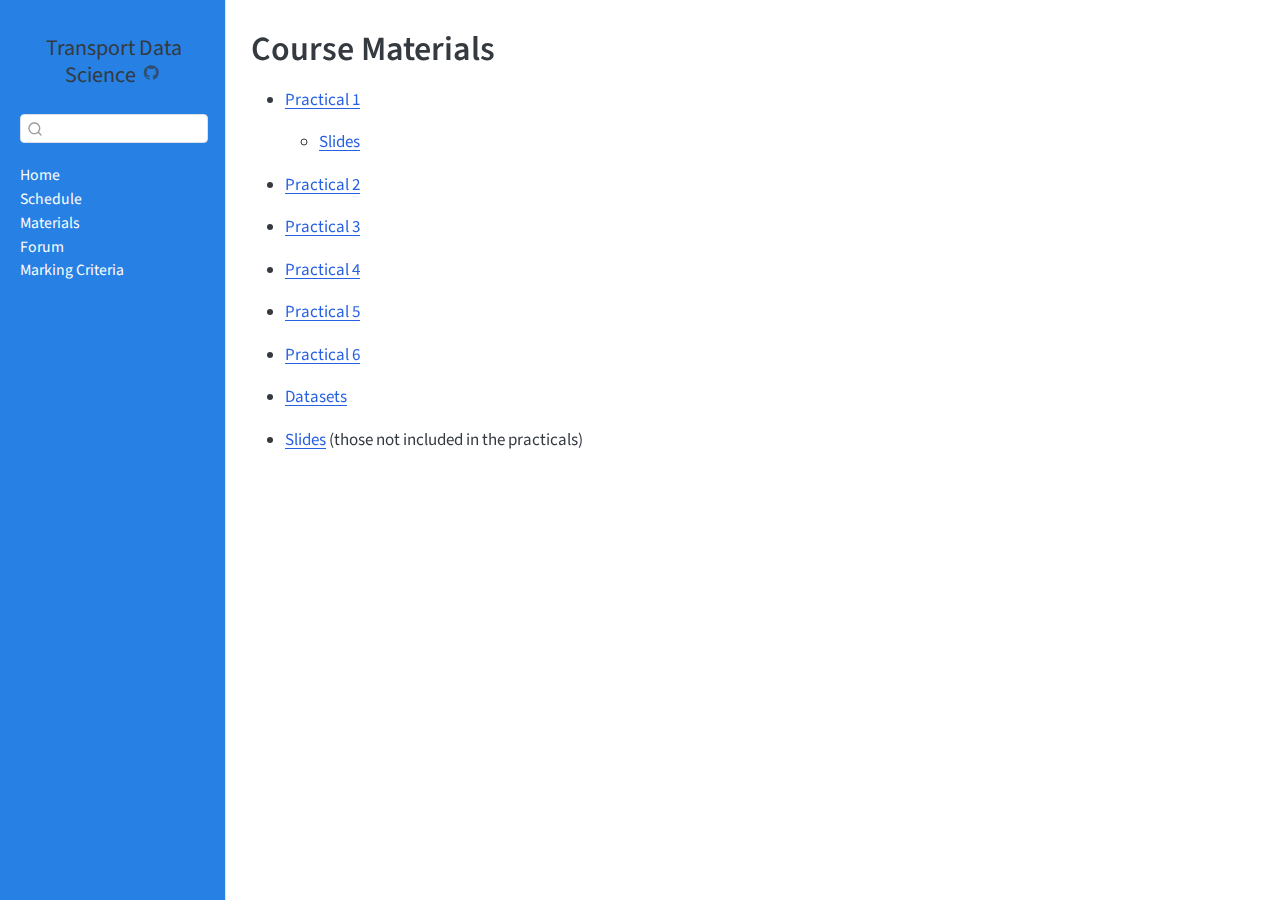
<file: materials.html>
<!DOCTYPE html>
<html xmlns="http://www.w3.org/1999/xhtml" lang="en" xml:lang="en"><head>

<meta charset="utf-8">
<meta name="generator" content="quarto-1.6.9">

<meta name="viewport" content="width=device-width, initial-scale=1.0, user-scalable=yes">


<title>Course Materials – Transport Data Science</title>
<style>
code{white-space: pre-wrap;}
span.smallcaps{font-variant: small-caps;}
div.columns{display: flex; gap: min(4vw, 1.5em);}
div.column{flex: auto; overflow-x: auto;}
div.hanging-indent{margin-left: 1.5em; text-indent: -1.5em;}
ul.task-list{list-style: none;}
ul.task-list li input[type="checkbox"] {
  width: 0.8em;
  margin: 0 0.8em 0.2em -1em; /* quarto-specific, see https://github.com/quarto-dev/quarto-cli/issues/4556 */ 
  vertical-align: middle;
}
</style>


<script src="site_libs/quarto-nav/quarto-nav.js"></script>
<script src="site_libs/clipboard/clipboard.min.js"></script>
<script src="site_libs/quarto-search/autocomplete.umd.js"></script>
<script src="site_libs/quarto-search/fuse.min.js"></script>
<script src="site_libs/quarto-search/quarto-search.js"></script>
<meta name="quarto:offset" content="./">
<script src="site_libs/quarto-html/quarto.js"></script>
<script src="site_libs/quarto-html/popper.min.js"></script>
<script src="site_libs/quarto-html/tippy.umd.min.js"></script>
<script src="site_libs/quarto-html/anchor.min.js"></script>
<link href="site_libs/quarto-html/tippy.css" rel="stylesheet">
<link href="site_libs/quarto-html/quarto-syntax-highlighting-79bb3942e891885f9f7af119cd221462.css" rel="stylesheet" id="quarto-text-highlighting-styles">
<script src="site_libs/bootstrap/bootstrap.min.js"></script>
<link href="site_libs/bootstrap/bootstrap-icons.css" rel="stylesheet">
<link href="site_libs/bootstrap/bootstrap-eae8a8b8007bb4d03fdc3bc9430d2a07.min.css" rel="stylesheet" append-hash="true" id="quarto-bootstrap" data-mode="light">
<script id="quarto-search-options" type="application/json">{
  "location": "sidebar",
  "copy-button": false,
  "collapse-after": 3,
  "panel-placement": "start",
  "type": "textbox",
  "limit": 50,
  "keyboard-shortcut": [
    "f",
    "/",
    "s"
  ],
  "show-item-context": false,
  "language": {
    "search-no-results-text": "No results",
    "search-matching-documents-text": "matching documents",
    "search-copy-link-title": "Copy link to search",
    "search-hide-matches-text": "Hide additional matches",
    "search-more-match-text": "more match in this document",
    "search-more-matches-text": "more matches in this document",
    "search-clear-button-title": "Clear",
    "search-text-placeholder": "",
    "search-detached-cancel-button-title": "Cancel",
    "search-submit-button-title": "Submit",
    "search-label": "Search"
  }
}</script>


</head>

<body class="nav-sidebar docked">

<div id="quarto-search-results"></div>
  <header id="quarto-header" class="headroom fixed-top">
  <nav class="quarto-secondary-nav">
    <div class="container-fluid d-flex">
      <button type="button" class="quarto-btn-toggle btn" data-bs-toggle="collapse" role="button" data-bs-target=".quarto-sidebar-collapse-item" aria-controls="quarto-sidebar" aria-expanded="false" aria-label="Toggle sidebar navigation" onclick="if (window.quartoToggleHeadroom) { window.quartoToggleHeadroom(); }">
        <i class="bi bi-layout-text-sidebar-reverse"></i>
      </button>
        <nav class="quarto-page-breadcrumbs" aria-label="breadcrumb"><ol class="breadcrumb"><li class="breadcrumb-item"><a href="./materials.html">Materials</a></li></ol></nav>
        <a class="flex-grow-1" role="navigation" data-bs-toggle="collapse" data-bs-target=".quarto-sidebar-collapse-item" aria-controls="quarto-sidebar" aria-expanded="false" aria-label="Toggle sidebar navigation" onclick="if (window.quartoToggleHeadroom) { window.quartoToggleHeadroom(); }">      
        </a>
      <button type="button" class="btn quarto-search-button" aria-label="Search" onclick="window.quartoOpenSearch();">
        <i class="bi bi-search"></i>
      </button>
    </div>
  </nav>
</header>
<!-- content -->
<div id="quarto-content" class="quarto-container page-columns page-rows-contents page-layout-article">
<!-- sidebar -->
  <nav id="quarto-sidebar" class="sidebar collapse collapse-horizontal quarto-sidebar-collapse-item sidebar-navigation docked overflow-auto">
    <div class="pt-lg-2 mt-2 text-center sidebar-header">
    <div class="sidebar-title mb-0 py-0">
      <a href="./">Transport Data Science</a> 
        <div class="sidebar-tools-main">
    <a href="https://github.com/itsleeds/TDStests" title="GitHub" class="quarto-navigation-tool px-1" aria-label="GitHub"><i class="bi bi-github"></i></a>
</div>
    </div>
      </div>
        <div class="mt-2 flex-shrink-0 align-items-center">
        <div class="sidebar-search">
        <div id="quarto-search" class="" title="Search"></div>
        </div>
        </div>
    <div class="sidebar-menu-container"> 
    <ul class="list-unstyled mt-1">
        <li class="sidebar-item">
  <div class="sidebar-item-container"> 
  <a href="./index.html" class="sidebar-item-text sidebar-link">
 <span class="menu-text">Home</span></a>
  </div>
</li>
        <li class="sidebar-item">
  <div class="sidebar-item-container"> 
  <a href="./schedule.html" class="sidebar-item-text sidebar-link">
 <span class="menu-text">Schedule</span></a>
  </div>
</li>
        <li class="sidebar-item">
  <div class="sidebar-item-container"> 
  <a href="./materials.html" class="sidebar-item-text sidebar-link active">
 <span class="menu-text">Materials</span></a>
  </div>
</li>
        <li class="sidebar-item">
  <div class="sidebar-item-container"> 
  <a href="https://github.com/ITSLeeds/TDS/discussions" class="sidebar-item-text sidebar-link">
 <span class="menu-text">Forum</span></a>
  </div>
</li>
        <li class="sidebar-item">
  <div class="sidebar-item-container"> 
  <a href="./marking-criteria.html" class="sidebar-item-text sidebar-link">
 <span class="menu-text">Marking Criteria</span></a>
  </div>
</li>
    </ul>
    </div>
</nav>
<div id="quarto-sidebar-glass" class="quarto-sidebar-collapse-item" data-bs-toggle="collapse" data-bs-target=".quarto-sidebar-collapse-item"></div>
<!-- margin-sidebar -->
    <div id="quarto-margin-sidebar" class="sidebar margin-sidebar zindex-bottom">
        
    </div>
<!-- main -->
<main class="content" id="quarto-document-content">

<header id="title-block-header" class="quarto-title-block default">
<div class="quarto-title">
<h1 class="title">Course Materials</h1>
</div>



<div class="quarto-title-meta">

    
  
    
  </div>
  


</header>


<ul>
<li><p><a href="p1">Practical 1</a></p>
<ul>
<li><a href="p1/slides.html">Slides</a></li>
</ul></li>
<li><p><a href="p2">Practical 2</a></p></li>
<li><p><a href="p3">Practical 3</a></p></li>
<li><p><a href="p4">Practical 4</a></p></li>
<li><p><a href="p5">Practical 5</a></p></li>
<li><p><a href="p6">Practical 6</a></p></li>
<li><p><a href="data/">Datasets</a></p></li>
<li><p><a href="slides/">Slides</a> (those not included in the practicals)</p></li>
</ul>



</main> <!-- /main -->
<script id="quarto-html-after-body" type="application/javascript">
window.document.addEventListener("DOMContentLoaded", function (event) {
  const toggleBodyColorMode = (bsSheetEl) => {
    const mode = bsSheetEl.getAttribute("data-mode");
    const bodyEl = window.document.querySelector("body");
    if (mode === "dark") {
      bodyEl.classList.add("quarto-dark");
      bodyEl.classList.remove("quarto-light");
    } else {
      bodyEl.classList.add("quarto-light");
      bodyEl.classList.remove("quarto-dark");
    }
  }
  const toggleBodyColorPrimary = () => {
    const bsSheetEl = window.document.querySelector("link#quarto-bootstrap");
    if (bsSheetEl) {
      toggleBodyColorMode(bsSheetEl);
    }
  }
  toggleBodyColorPrimary();  
  const icon = "";
  const anchorJS = new window.AnchorJS();
  anchorJS.options = {
    placement: 'right',
    icon: icon
  };
  anchorJS.add('.anchored');
  const isCodeAnnotation = (el) => {
    for (const clz of el.classList) {
      if (clz.startsWith('code-annotation-')) {                     
        return true;
      }
    }
    return false;
  }
  const onCopySuccess = function(e) {
    // button target
    const button = e.trigger;
    // don't keep focus
    button.blur();
    // flash "checked"
    button.classList.add('code-copy-button-checked');
    var currentTitle = button.getAttribute("title");
    button.setAttribute("title", "Copied!");
    let tooltip;
    if (window.bootstrap) {
      button.setAttribute("data-bs-toggle", "tooltip");
      button.setAttribute("data-bs-placement", "left");
      button.setAttribute("data-bs-title", "Copied!");
      tooltip = new bootstrap.Tooltip(button, 
        { trigger: "manual", 
          customClass: "code-copy-button-tooltip",
          offset: [0, -8]});
      tooltip.show();    
    }
    setTimeout(function() {
      if (tooltip) {
        tooltip.hide();
        button.removeAttribute("data-bs-title");
        button.removeAttribute("data-bs-toggle");
        button.removeAttribute("data-bs-placement");
      }
      button.setAttribute("title", currentTitle);
      button.classList.remove('code-copy-button-checked');
    }, 1000);
    // clear code selection
    e.clearSelection();
  }
  const getTextToCopy = function(trigger) {
      const codeEl = trigger.previousElementSibling.cloneNode(true);
      for (const childEl of codeEl.children) {
        if (isCodeAnnotation(childEl)) {
          childEl.remove();
        }
      }
      return codeEl.innerText;
  }
  const clipboard = new window.ClipboardJS('.code-copy-button:not([data-in-quarto-modal])', {
    text: getTextToCopy
  });
  clipboard.on('success', onCopySuccess);
  if (window.document.getElementById('quarto-embedded-source-code-modal')) {
    // For code content inside modals, clipBoardJS needs to be initialized with a container option
    // TODO: Check when it could be a function (https://github.com/zenorocha/clipboard.js/issues/860)
    const clipboardModal = new window.ClipboardJS('.code-copy-button[data-in-quarto-modal]', {
      text: getTextToCopy,
      container: window.document.getElementById('quarto-embedded-source-code-modal')
    });
    clipboardModal.on('success', onCopySuccess);
  }
    var localhostRegex = new RegExp(/^(?:http|https):\/\/localhost\:?[0-9]*\//);
    var mailtoRegex = new RegExp(/^mailto:/);
      var filterRegex = new RegExp('/' + window.location.host + '/');
    var isInternal = (href) => {
        return filterRegex.test(href) || localhostRegex.test(href) || mailtoRegex.test(href);
    }
    // Inspect non-navigation links and adorn them if external
 	var links = window.document.querySelectorAll('a[href]:not(.nav-link):not(.navbar-brand):not(.toc-action):not(.sidebar-link):not(.sidebar-item-toggle):not(.pagination-link):not(.no-external):not([aria-hidden]):not(.dropdown-item):not(.quarto-navigation-tool):not(.about-link)');
    for (var i=0; i<links.length; i++) {
      const link = links[i];
      if (!isInternal(link.href)) {
        // undo the damage that might have been done by quarto-nav.js in the case of
        // links that we want to consider external
        if (link.dataset.originalHref !== undefined) {
          link.href = link.dataset.originalHref;
        }
      }
    }
  function tippyHover(el, contentFn, onTriggerFn, onUntriggerFn) {
    const config = {
      allowHTML: true,
      maxWidth: 500,
      delay: 100,
      arrow: false,
      appendTo: function(el) {
          return el.parentElement;
      },
      interactive: true,
      interactiveBorder: 10,
      theme: 'quarto',
      placement: 'bottom-start',
    };
    if (contentFn) {
      config.content = contentFn;
    }
    if (onTriggerFn) {
      config.onTrigger = onTriggerFn;
    }
    if (onUntriggerFn) {
      config.onUntrigger = onUntriggerFn;
    }
    window.tippy(el, config); 
  }
  const noterefs = window.document.querySelectorAll('a[role="doc-noteref"]');
  for (var i=0; i<noterefs.length; i++) {
    const ref = noterefs[i];
    tippyHover(ref, function() {
      // use id or data attribute instead here
      let href = ref.getAttribute('data-footnote-href') || ref.getAttribute('href');
      try { href = new URL(href).hash; } catch {}
      const id = href.replace(/^#\/?/, "");
      const note = window.document.getElementById(id);
      if (note) {
        return note.innerHTML;
      } else {
        return "";
      }
    });
  }
  const xrefs = window.document.querySelectorAll('a.quarto-xref');
  const processXRef = (id, note) => {
    // Strip column container classes
    const stripColumnClz = (el) => {
      el.classList.remove("page-full", "page-columns");
      if (el.children) {
        for (const child of el.children) {
          stripColumnClz(child);
        }
      }
    }
    stripColumnClz(note)
    if (id === null || id.startsWith('sec-')) {
      // Special case sections, only their first couple elements
      const container = document.createElement("div");
      if (note.children && note.children.length > 2) {
        container.appendChild(note.children[0].cloneNode(true));
        for (let i = 1; i < note.children.length; i++) {
          const child = note.children[i];
          if (child.tagName === "P" && child.innerText === "") {
            continue;
          } else {
            container.appendChild(child.cloneNode(true));
            break;
          }
        }
        if (window.Quarto?.typesetMath) {
          window.Quarto.typesetMath(container);
        }
        return container.innerHTML
      } else {
        if (window.Quarto?.typesetMath) {
          window.Quarto.typesetMath(note);
        }
        return note.innerHTML;
      }
    } else {
      // Remove any anchor links if they are present
      const anchorLink = note.querySelector('a.anchorjs-link');
      if (anchorLink) {
        anchorLink.remove();
      }
      if (window.Quarto?.typesetMath) {
        window.Quarto.typesetMath(note);
      }
      // TODO in 1.5, we should make sure this works without a callout special case
      if (note.classList.contains("callout")) {
        return note.outerHTML;
      } else {
        return note.innerHTML;
      }
    }
  }
  for (var i=0; i<xrefs.length; i++) {
    const xref = xrefs[i];
    tippyHover(xref, undefined, function(instance) {
      instance.disable();
      let url = xref.getAttribute('href');
      let hash = undefined; 
      if (url.startsWith('#')) {
        hash = url;
      } else {
        try { hash = new URL(url).hash; } catch {}
      }
      if (hash) {
        const id = hash.replace(/^#\/?/, "");
        const note = window.document.getElementById(id);
        if (note !== null) {
          try {
            const html = processXRef(id, note.cloneNode(true));
            instance.setContent(html);
          } finally {
            instance.enable();
            instance.show();
          }
        } else {
          // See if we can fetch this
          fetch(url.split('#')[0])
          .then(res => res.text())
          .then(html => {
            const parser = new DOMParser();
            const htmlDoc = parser.parseFromString(html, "text/html");
            const note = htmlDoc.getElementById(id);
            if (note !== null) {
              const html = processXRef(id, note);
              instance.setContent(html);
            } 
          }).finally(() => {
            instance.enable();
            instance.show();
          });
        }
      } else {
        // See if we can fetch a full url (with no hash to target)
        // This is a special case and we should probably do some content thinning / targeting
        fetch(url)
        .then(res => res.text())
        .then(html => {
          const parser = new DOMParser();
          const htmlDoc = parser.parseFromString(html, "text/html");
          const note = htmlDoc.querySelector('main.content');
          if (note !== null) {
            // This should only happen for chapter cross references
            // (since there is no id in the URL)
            // remove the first header
            if (note.children.length > 0 && note.children[0].tagName === "HEADER") {
              note.children[0].remove();
            }
            const html = processXRef(null, note);
            instance.setContent(html);
          } 
        }).finally(() => {
          instance.enable();
          instance.show();
        });
      }
    }, function(instance) {
    });
  }
      let selectedAnnoteEl;
      const selectorForAnnotation = ( cell, annotation) => {
        let cellAttr = 'data-code-cell="' + cell + '"';
        let lineAttr = 'data-code-annotation="' +  annotation + '"';
        const selector = 'span[' + cellAttr + '][' + lineAttr + ']';
        return selector;
      }
      const selectCodeLines = (annoteEl) => {
        const doc = window.document;
        const targetCell = annoteEl.getAttribute("data-target-cell");
        const targetAnnotation = annoteEl.getAttribute("data-target-annotation");
        const annoteSpan = window.document.querySelector(selectorForAnnotation(targetCell, targetAnnotation));
        const lines = annoteSpan.getAttribute("data-code-lines").split(",");
        const lineIds = lines.map((line) => {
          return targetCell + "-" + line;
        })
        let top = null;
        let height = null;
        let parent = null;
        if (lineIds.length > 0) {
            //compute the position of the single el (top and bottom and make a div)
            const el = window.document.getElementById(lineIds[0]);
            top = el.offsetTop;
            height = el.offsetHeight;
            parent = el.parentElement.parentElement;
          if (lineIds.length > 1) {
            const lastEl = window.document.getElementById(lineIds[lineIds.length - 1]);
            const bottom = lastEl.offsetTop + lastEl.offsetHeight;
            height = bottom - top;
          }
          if (top !== null && height !== null && parent !== null) {
            // cook up a div (if necessary) and position it 
            let div = window.document.getElementById("code-annotation-line-highlight");
            if (div === null) {
              div = window.document.createElement("div");
              div.setAttribute("id", "code-annotation-line-highlight");
              div.style.position = 'absolute';
              parent.appendChild(div);
            }
            div.style.top = top - 2 + "px";
            div.style.height = height + 4 + "px";
            div.style.left = 0;
            let gutterDiv = window.document.getElementById("code-annotation-line-highlight-gutter");
            if (gutterDiv === null) {
              gutterDiv = window.document.createElement("div");
              gutterDiv.setAttribute("id", "code-annotation-line-highlight-gutter");
              gutterDiv.style.position = 'absolute';
              const codeCell = window.document.getElementById(targetCell);
              const gutter = codeCell.querySelector('.code-annotation-gutter');
              gutter.appendChild(gutterDiv);
            }
            gutterDiv.style.top = top - 2 + "px";
            gutterDiv.style.height = height + 4 + "px";
          }
          selectedAnnoteEl = annoteEl;
        }
      };
      const unselectCodeLines = () => {
        const elementsIds = ["code-annotation-line-highlight", "code-annotation-line-highlight-gutter"];
        elementsIds.forEach((elId) => {
          const div = window.document.getElementById(elId);
          if (div) {
            div.remove();
          }
        });
        selectedAnnoteEl = undefined;
      };
        // Handle positioning of the toggle
    window.addEventListener(
      "resize",
      throttle(() => {
        elRect = undefined;
        if (selectedAnnoteEl) {
          selectCodeLines(selectedAnnoteEl);
        }
      }, 10)
    );
    function throttle(fn, ms) {
    let throttle = false;
    let timer;
      return (...args) => {
        if(!throttle) { // first call gets through
            fn.apply(this, args);
            throttle = true;
        } else { // all the others get throttled
            if(timer) clearTimeout(timer); // cancel #2
            timer = setTimeout(() => {
              fn.apply(this, args);
              timer = throttle = false;
            }, ms);
        }
      };
    }
      // Attach click handler to the DT
      const annoteDls = window.document.querySelectorAll('dt[data-target-cell]');
      for (const annoteDlNode of annoteDls) {
        annoteDlNode.addEventListener('click', (event) => {
          const clickedEl = event.target;
          if (clickedEl !== selectedAnnoteEl) {
            unselectCodeLines();
            const activeEl = window.document.querySelector('dt[data-target-cell].code-annotation-active');
            if (activeEl) {
              activeEl.classList.remove('code-annotation-active');
            }
            selectCodeLines(clickedEl);
            clickedEl.classList.add('code-annotation-active');
          } else {
            // Unselect the line
            unselectCodeLines();
            clickedEl.classList.remove('code-annotation-active');
          }
        });
      }
  const findCites = (el) => {
    const parentEl = el.parentElement;
    if (parentEl) {
      const cites = parentEl.dataset.cites;
      if (cites) {
        return {
          el,
          cites: cites.split(' ')
        };
      } else {
        return findCites(el.parentElement)
      }
    } else {
      return undefined;
    }
  };
  var bibliorefs = window.document.querySelectorAll('a[role="doc-biblioref"]');
  for (var i=0; i<bibliorefs.length; i++) {
    const ref = bibliorefs[i];
    const citeInfo = findCites(ref);
    if (citeInfo) {
      tippyHover(citeInfo.el, function() {
        var popup = window.document.createElement('div');
        citeInfo.cites.forEach(function(cite) {
          var citeDiv = window.document.createElement('div');
          citeDiv.classList.add('hanging-indent');
          citeDiv.classList.add('csl-entry');
          var biblioDiv = window.document.getElementById('ref-' + cite);
          if (biblioDiv) {
            citeDiv.innerHTML = biblioDiv.innerHTML;
          }
          popup.appendChild(citeDiv);
        });
        return popup.innerHTML;
      });
    }
  }
});
</script>
</div> <!-- /content -->




</body></html>
</file>
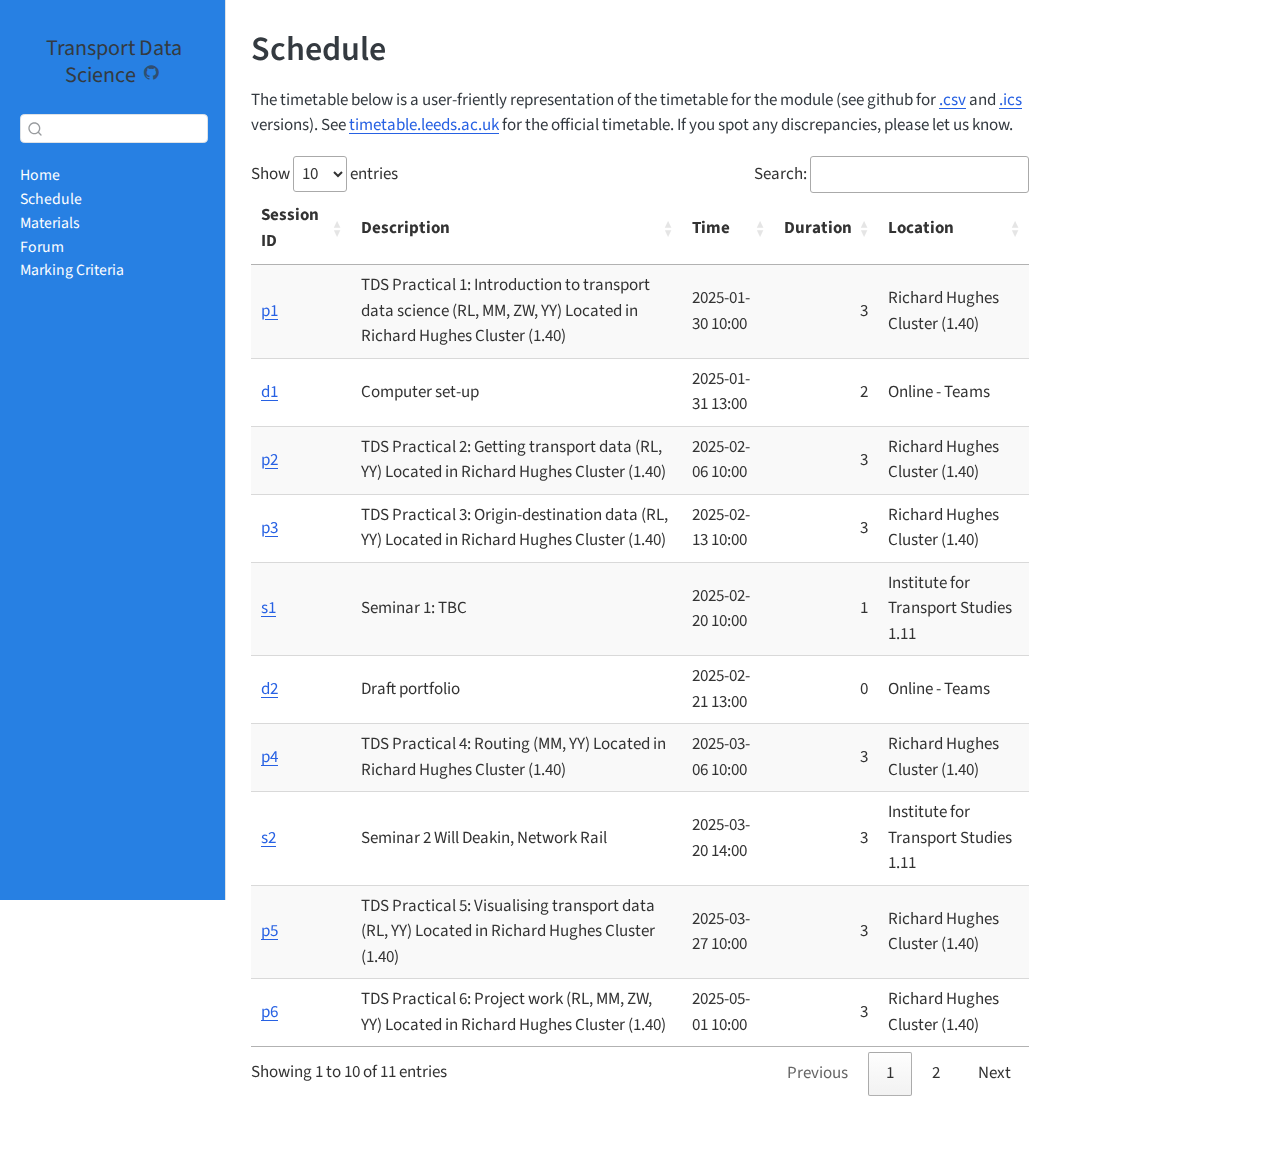
<file: schedule.html>
<!DOCTYPE html>
<html xmlns="http://www.w3.org/1999/xhtml" lang="en" xml:lang="en"><head>

<meta charset="utf-8">
<meta name="generator" content="quarto-1.6.40">

<meta name="viewport" content="width=device-width, initial-scale=1.0, user-scalable=yes">


<title>Schedule – Transport Data Science</title>
<style>
code{white-space: pre-wrap;}
span.smallcaps{font-variant: small-caps;}
div.columns{display: flex; gap: min(4vw, 1.5em);}
div.column{flex: auto; overflow-x: auto;}
div.hanging-indent{margin-left: 1.5em; text-indent: -1.5em;}
ul.task-list{list-style: none;}
ul.task-list li input[type="checkbox"] {
  width: 0.8em;
  margin: 0 0.8em 0.2em -1em; /* quarto-specific, see https://github.com/quarto-dev/quarto-cli/issues/4556 */ 
  vertical-align: middle;
}
</style>


<script src="site_libs/quarto-nav/quarto-nav.js"></script>
<script src="site_libs/clipboard/clipboard.min.js"></script>
<script src="site_libs/quarto-search/autocomplete.umd.js"></script>
<script src="site_libs/quarto-search/fuse.min.js"></script>
<script src="site_libs/quarto-search/quarto-search.js"></script>
<meta name="quarto:offset" content="./">
<script src="site_libs/quarto-html/quarto.js"></script>
<script src="site_libs/quarto-html/popper.min.js"></script>
<script src="site_libs/quarto-html/tippy.umd.min.js"></script>
<script src="site_libs/quarto-html/anchor.min.js"></script>
<link href="site_libs/quarto-html/tippy.css" rel="stylesheet">
<link href="site_libs/quarto-html/quarto-syntax-highlighting-549806ee2085284f45b00abea8c6df48.css" rel="stylesheet" id="quarto-text-highlighting-styles">
<script src="site_libs/bootstrap/bootstrap.min.js"></script>
<link href="site_libs/bootstrap/bootstrap-icons.css" rel="stylesheet">
<link href="site_libs/bootstrap/bootstrap-47984fbaa3523df6e9d1047ab0828ab8.min.css" rel="stylesheet" append-hash="true" id="quarto-bootstrap" data-mode="light">
<script id="quarto-search-options" type="application/json">{
  "location": "sidebar",
  "copy-button": false,
  "collapse-after": 3,
  "panel-placement": "start",
  "type": "textbox",
  "limit": 50,
  "keyboard-shortcut": [
    "f",
    "/",
    "s"
  ],
  "show-item-context": false,
  "language": {
    "search-no-results-text": "No results",
    "search-matching-documents-text": "matching documents",
    "search-copy-link-title": "Copy link to search",
    "search-hide-matches-text": "Hide additional matches",
    "search-more-match-text": "more match in this document",
    "search-more-matches-text": "more matches in this document",
    "search-clear-button-title": "Clear",
    "search-text-placeholder": "",
    "search-detached-cancel-button-title": "Cancel",
    "search-submit-button-title": "Submit",
    "search-label": "Search"
  }
}</script>
<link href="site_libs/htmltools-fill-0.5.8.1/fill.css" rel="stylesheet">
<script src="site_libs/htmlwidgets-1.6.4/htmlwidgets.js"></script>
<link href="site_libs/datatables-css-0.0.0/datatables-crosstalk.css" rel="stylesheet">
<script src="site_libs/datatables-binding-0.33/datatables.js"></script>
<script src="site_libs/jquery-3.6.0/jquery-3.6.0.min.js"></script>
<link href="site_libs/dt-core-1.13.6/css/jquery.dataTables.min.css" rel="stylesheet">
<link href="site_libs/dt-core-1.13.6/css/jquery.dataTables.extra.css" rel="stylesheet">
<script src="site_libs/dt-core-1.13.6/js/jquery.dataTables.min.js"></script>
<link href="site_libs/crosstalk-1.2.1/css/crosstalk.min.css" rel="stylesheet">
<script src="site_libs/crosstalk-1.2.1/js/crosstalk.min.js"></script>


</head>

<body class="nav-sidebar docked">

<div id="quarto-search-results"></div>
  <header id="quarto-header" class="headroom fixed-top">
  <nav class="quarto-secondary-nav">
    <div class="container-fluid d-flex">
      <button type="button" class="quarto-btn-toggle btn" data-bs-toggle="collapse" role="button" data-bs-target=".quarto-sidebar-collapse-item" aria-controls="quarto-sidebar" aria-expanded="false" aria-label="Toggle sidebar navigation" onclick="if (window.quartoToggleHeadroom) { window.quartoToggleHeadroom(); }">
        <i class="bi bi-layout-text-sidebar-reverse"></i>
      </button>
        <nav class="quarto-page-breadcrumbs" aria-label="breadcrumb"><ol class="breadcrumb"><li class="breadcrumb-item"><a href="./schedule.html">Schedule</a></li></ol></nav>
        <a class="flex-grow-1" role="navigation" data-bs-toggle="collapse" data-bs-target=".quarto-sidebar-collapse-item" aria-controls="quarto-sidebar" aria-expanded="false" aria-label="Toggle sidebar navigation" onclick="if (window.quartoToggleHeadroom) { window.quartoToggleHeadroom(); }">      
        </a>
      <button type="button" class="btn quarto-search-button" aria-label="Search" onclick="window.quartoOpenSearch();">
        <i class="bi bi-search"></i>
      </button>
    </div>
  </nav>
</header>
<!-- content -->
<div id="quarto-content" class="quarto-container page-columns page-rows-contents page-layout-article">
<!-- sidebar -->
  <nav id="quarto-sidebar" class="sidebar collapse collapse-horizontal quarto-sidebar-collapse-item sidebar-navigation docked overflow-auto">
    <div class="pt-lg-2 mt-2 text-center sidebar-header">
    <div class="sidebar-title mb-0 py-0">
      <a href="./">Transport Data Science</a> 
        <div class="sidebar-tools-main">
    <a href="https://github.com/itsleeds/tds" title="GitHub" class="quarto-navigation-tool px-1" aria-label="GitHub"><i class="bi bi-github"></i></a>
</div>
    </div>
      </div>
        <div class="mt-2 flex-shrink-0 align-items-center">
        <div class="sidebar-search">
        <div id="quarto-search" class="" title="Search"></div>
        </div>
        </div>
    <div class="sidebar-menu-container"> 
    <ul class="list-unstyled mt-1">
        <li class="sidebar-item">
  <div class="sidebar-item-container"> 
  <a href="./index.html" class="sidebar-item-text sidebar-link">
 <span class="menu-text">Home</span></a>
  </div>
</li>
        <li class="sidebar-item">
  <div class="sidebar-item-container"> 
  <a href="./schedule.html" class="sidebar-item-text sidebar-link active">
 <span class="menu-text">Schedule</span></a>
  </div>
</li>
        <li class="sidebar-item">
  <div class="sidebar-item-container"> 
  <a href="./materials.html" class="sidebar-item-text sidebar-link">
 <span class="menu-text">Materials</span></a>
  </div>
</li>
        <li class="sidebar-item">
  <div class="sidebar-item-container"> 
  <a href="https://github.com/ITSLeeds/TDS/discussions" class="sidebar-item-text sidebar-link">
 <span class="menu-text">Forum</span></a>
  </div>
</li>
        <li class="sidebar-item">
  <div class="sidebar-item-container"> 
  <a href="./marking-criteria.html" class="sidebar-item-text sidebar-link">
 <span class="menu-text">Marking Criteria</span></a>
  </div>
</li>
    </ul>
    </div>
</nav>
<div id="quarto-sidebar-glass" class="quarto-sidebar-collapse-item" data-bs-toggle="collapse" data-bs-target=".quarto-sidebar-collapse-item"></div>
<!-- margin-sidebar -->
    <div id="quarto-margin-sidebar" class="sidebar margin-sidebar zindex-bottom">
        
    </div>
<!-- main -->
<main class="content" id="quarto-document-content">

<header id="title-block-header" class="quarto-title-block default">
<div class="quarto-title">
<h1 class="title">Schedule</h1>
</div>



<div class="quarto-title-meta">

    
  
    
  </div>
  


</header>


<!-- From https://timetable.leeds.ac.uk/teaching/202425/reporting/Individual?objectclass=module&idtype=name&identifier=TRAN5340M01&&template=SWSCUST+module+Individual&days=1-7&weeks=1-52&periods=1-21 -->
<p>The timetable below is a user-friently representation of the timetable for the module (see github for <a href="https://github.com/itsleeds/tds/blob/main/timetable.csv">.csv</a> and <a href="https://github.com/itsleeds/tds/releases/download/2025/timetable.ics">.ics</a> versions). See <a href="https://timetable.leeds.ac.uk/teaching/202425/reporting/Individual?objectclass=module&amp;idtype=name&amp;identifier=TRAN5340M01&amp;&amp;template=SWSCUST+module+Individual&amp;days=1-7&amp;weeks=1-52&amp;periods=1-21">timetable.leeds.ac.uk</a> for the official timetable. If you spot any discrepancies, please let us know.</p>
<div class="cell">
<div class="cell-output-display">
<div class="datatables html-widget html-fill-item" id="htmlwidget-c8f57b1272d1139d7b70" style="width:100%;height:auto;"></div>
<script type="application/json" data-for="htmlwidget-c8f57b1272d1139d7b70">{"x":{"filter":"none","vertical":false,"data":[["<a href='p1'>p1<\/a>","<a href='d1'>d1<\/a>","<a href='p2'>p2<\/a>","<a href='p3'>p3<\/a>","<a href='s1'>s1<\/a>","<a href='d2'>d2<\/a>","<a href='p4'>p4<\/a>","<a href='s2'>s2<\/a>","<a href='p5'>p5<\/a>","<a href='p6'>p6<\/a>","<a href='d3'>d3<\/a>"],["TDS Practical 1: Introduction to transport data science (RL, MM, ZW, YY) Located in Richard Hughes Cluster (1.40)","Computer set-up","TDS Practical 2: Getting transport data (RL, YY) Located in Richard Hughes Cluster (1.40)","TDS Practical 3: Origin-destination data (RL, YY) Located in Richard Hughes Cluster (1.40)","Seminar 1: TBC","Draft portfolio","TDS Practical 4: Routing (MM, YY) Located in Richard Hughes Cluster (1.40)","Seminar 2 Will Deakin, Network Rail","TDS Practical 5: Visualising transport data (RL, YY) Located in Richard Hughes Cluster (1.40)","TDS Practical 6: Project work (RL, MM, ZW, YY) Located in Richard Hughes Cluster (1.40)","Deadline: coursework, 2pm"],["2025-01-30 10:00","2025-01-31 13:00","2025-02-06 10:00","2025-02-13 10:00","2025-02-20 10:00","2025-02-21 13:00","2025-03-06 10:00","2025-03-20 14:00","2025-03-27 10:00","2025-05-01 10:00","2025-05-16 13:00"],[3,2,3,3,1,0,3,3,3,3,0],["Richard Hughes Cluster (1.40)","Online - Teams","Richard Hughes Cluster (1.40)","Richard Hughes Cluster (1.40)","Institute for Transport Studies 1.11","Online - Teams","Richard Hughes Cluster (1.40)","Institute for Transport Studies 1.11","Richard Hughes Cluster (1.40)","Richard Hughes Cluster (1.40)","Online - Teams"]],"container":"<table class=\"display\">\n  <thead>\n    <tr>\n      <th>Session ID<\/th>\n      <th>Description<\/th>\n      <th>Time<\/th>\n      <th>Duration<\/th>\n      <th>Location<\/th>\n    <\/tr>\n  <\/thead>\n<\/table>","options":{"columnDefs":[{"className":"dt-right","targets":3},{"name":"Session ID","targets":0},{"name":"Description","targets":1},{"name":"Time","targets":2},{"name":"Duration","targets":3},{"name":"Location","targets":4}],"order":[],"autoWidth":false,"orderClasses":false}},"evals":[],"jsHooks":[]}</script>
</div>
</div>



</main> <!-- /main -->
<script id="quarto-html-after-body" type="application/javascript">
window.document.addEventListener("DOMContentLoaded", function (event) {
  const toggleBodyColorMode = (bsSheetEl) => {
    const mode = bsSheetEl.getAttribute("data-mode");
    const bodyEl = window.document.querySelector("body");
    if (mode === "dark") {
      bodyEl.classList.add("quarto-dark");
      bodyEl.classList.remove("quarto-light");
    } else {
      bodyEl.classList.add("quarto-light");
      bodyEl.classList.remove("quarto-dark");
    }
  }
  const toggleBodyColorPrimary = () => {
    const bsSheetEl = window.document.querySelector("link#quarto-bootstrap");
    if (bsSheetEl) {
      toggleBodyColorMode(bsSheetEl);
    }
  }
  toggleBodyColorPrimary();  
  const icon = "";
  const anchorJS = new window.AnchorJS();
  anchorJS.options = {
    placement: 'right',
    icon: icon
  };
  anchorJS.add('.anchored');
  const isCodeAnnotation = (el) => {
    for (const clz of el.classList) {
      if (clz.startsWith('code-annotation-')) {                     
        return true;
      }
    }
    return false;
  }
  const onCopySuccess = function(e) {
    // button target
    const button = e.trigger;
    // don't keep focus
    button.blur();
    // flash "checked"
    button.classList.add('code-copy-button-checked');
    var currentTitle = button.getAttribute("title");
    button.setAttribute("title", "Copied!");
    let tooltip;
    if (window.bootstrap) {
      button.setAttribute("data-bs-toggle", "tooltip");
      button.setAttribute("data-bs-placement", "left");
      button.setAttribute("data-bs-title", "Copied!");
      tooltip = new bootstrap.Tooltip(button, 
        { trigger: "manual", 
          customClass: "code-copy-button-tooltip",
          offset: [0, -8]});
      tooltip.show();    
    }
    setTimeout(function() {
      if (tooltip) {
        tooltip.hide();
        button.removeAttribute("data-bs-title");
        button.removeAttribute("data-bs-toggle");
        button.removeAttribute("data-bs-placement");
      }
      button.setAttribute("title", currentTitle);
      button.classList.remove('code-copy-button-checked');
    }, 1000);
    // clear code selection
    e.clearSelection();
  }
  const getTextToCopy = function(trigger) {
      const codeEl = trigger.previousElementSibling.cloneNode(true);
      for (const childEl of codeEl.children) {
        if (isCodeAnnotation(childEl)) {
          childEl.remove();
        }
      }
      return codeEl.innerText;
  }
  const clipboard = new window.ClipboardJS('.code-copy-button:not([data-in-quarto-modal])', {
    text: getTextToCopy
  });
  clipboard.on('success', onCopySuccess);
  if (window.document.getElementById('quarto-embedded-source-code-modal')) {
    const clipboardModal = new window.ClipboardJS('.code-copy-button[data-in-quarto-modal]', {
      text: getTextToCopy,
      container: window.document.getElementById('quarto-embedded-source-code-modal')
    });
    clipboardModal.on('success', onCopySuccess);
  }
    var localhostRegex = new RegExp(/^(?:http|https):\/\/localhost\:?[0-9]*\//);
    var mailtoRegex = new RegExp(/^mailto:/);
      var filterRegex = new RegExp("https:\/\/itsleeds\.github\.io\/tds\/");
    var isInternal = (href) => {
        return filterRegex.test(href) || localhostRegex.test(href) || mailtoRegex.test(href);
    }
    // Inspect non-navigation links and adorn them if external
 	var links = window.document.querySelectorAll('a[href]:not(.nav-link):not(.navbar-brand):not(.toc-action):not(.sidebar-link):not(.sidebar-item-toggle):not(.pagination-link):not(.no-external):not([aria-hidden]):not(.dropdown-item):not(.quarto-navigation-tool):not(.about-link)');
    for (var i=0; i<links.length; i++) {
      const link = links[i];
      if (!isInternal(link.href)) {
        // undo the damage that might have been done by quarto-nav.js in the case of
        // links that we want to consider external
        if (link.dataset.originalHref !== undefined) {
          link.href = link.dataset.originalHref;
        }
      }
    }
  function tippyHover(el, contentFn, onTriggerFn, onUntriggerFn) {
    const config = {
      allowHTML: true,
      maxWidth: 500,
      delay: 100,
      arrow: false,
      appendTo: function(el) {
          return el.parentElement;
      },
      interactive: true,
      interactiveBorder: 10,
      theme: 'quarto',
      placement: 'bottom-start',
    };
    if (contentFn) {
      config.content = contentFn;
    }
    if (onTriggerFn) {
      config.onTrigger = onTriggerFn;
    }
    if (onUntriggerFn) {
      config.onUntrigger = onUntriggerFn;
    }
    window.tippy(el, config); 
  }
  const noterefs = window.document.querySelectorAll('a[role="doc-noteref"]');
  for (var i=0; i<noterefs.length; i++) {
    const ref = noterefs[i];
    tippyHover(ref, function() {
      // use id or data attribute instead here
      let href = ref.getAttribute('data-footnote-href') || ref.getAttribute('href');
      try { href = new URL(href).hash; } catch {}
      const id = href.replace(/^#\/?/, "");
      const note = window.document.getElementById(id);
      if (note) {
        return note.innerHTML;
      } else {
        return "";
      }
    });
  }
  const xrefs = window.document.querySelectorAll('a.quarto-xref');
  const processXRef = (id, note) => {
    // Strip column container classes
    const stripColumnClz = (el) => {
      el.classList.remove("page-full", "page-columns");
      if (el.children) {
        for (const child of el.children) {
          stripColumnClz(child);
        }
      }
    }
    stripColumnClz(note)
    if (id === null || id.startsWith('sec-')) {
      // Special case sections, only their first couple elements
      const container = document.createElement("div");
      if (note.children && note.children.length > 2) {
        container.appendChild(note.children[0].cloneNode(true));
        for (let i = 1; i < note.children.length; i++) {
          const child = note.children[i];
          if (child.tagName === "P" && child.innerText === "") {
            continue;
          } else {
            container.appendChild(child.cloneNode(true));
            break;
          }
        }
        if (window.Quarto?.typesetMath) {
          window.Quarto.typesetMath(container);
        }
        return container.innerHTML
      } else {
        if (window.Quarto?.typesetMath) {
          window.Quarto.typesetMath(note);
        }
        return note.innerHTML;
      }
    } else {
      // Remove any anchor links if they are present
      const anchorLink = note.querySelector('a.anchorjs-link');
      if (anchorLink) {
        anchorLink.remove();
      }
      if (window.Quarto?.typesetMath) {
        window.Quarto.typesetMath(note);
      }
      if (note.classList.contains("callout")) {
        return note.outerHTML;
      } else {
        return note.innerHTML;
      }
    }
  }
  for (var i=0; i<xrefs.length; i++) {
    const xref = xrefs[i];
    tippyHover(xref, undefined, function(instance) {
      instance.disable();
      let url = xref.getAttribute('href');
      let hash = undefined; 
      if (url.startsWith('#')) {
        hash = url;
      } else {
        try { hash = new URL(url).hash; } catch {}
      }
      if (hash) {
        const id = hash.replace(/^#\/?/, "");
        const note = window.document.getElementById(id);
        if (note !== null) {
          try {
            const html = processXRef(id, note.cloneNode(true));
            instance.setContent(html);
          } finally {
            instance.enable();
            instance.show();
          }
        } else {
          // See if we can fetch this
          fetch(url.split('#')[0])
          .then(res => res.text())
          .then(html => {
            const parser = new DOMParser();
            const htmlDoc = parser.parseFromString(html, "text/html");
            const note = htmlDoc.getElementById(id);
            if (note !== null) {
              const html = processXRef(id, note);
              instance.setContent(html);
            } 
          }).finally(() => {
            instance.enable();
            instance.show();
          });
        }
      } else {
        // See if we can fetch a full url (with no hash to target)
        // This is a special case and we should probably do some content thinning / targeting
        fetch(url)
        .then(res => res.text())
        .then(html => {
          const parser = new DOMParser();
          const htmlDoc = parser.parseFromString(html, "text/html");
          const note = htmlDoc.querySelector('main.content');
          if (note !== null) {
            // This should only happen for chapter cross references
            // (since there is no id in the URL)
            // remove the first header
            if (note.children.length > 0 && note.children[0].tagName === "HEADER") {
              note.children[0].remove();
            }
            const html = processXRef(null, note);
            instance.setContent(html);
          } 
        }).finally(() => {
          instance.enable();
          instance.show();
        });
      }
    }, function(instance) {
    });
  }
      let selectedAnnoteEl;
      const selectorForAnnotation = ( cell, annotation) => {
        let cellAttr = 'data-code-cell="' + cell + '"';
        let lineAttr = 'data-code-annotation="' +  annotation + '"';
        const selector = 'span[' + cellAttr + '][' + lineAttr + ']';
        return selector;
      }
      const selectCodeLines = (annoteEl) => {
        const doc = window.document;
        const targetCell = annoteEl.getAttribute("data-target-cell");
        const targetAnnotation = annoteEl.getAttribute("data-target-annotation");
        const annoteSpan = window.document.querySelector(selectorForAnnotation(targetCell, targetAnnotation));
        const lines = annoteSpan.getAttribute("data-code-lines").split(",");
        const lineIds = lines.map((line) => {
          return targetCell + "-" + line;
        })
        let top = null;
        let height = null;
        let parent = null;
        if (lineIds.length > 0) {
            //compute the position of the single el (top and bottom and make a div)
            const el = window.document.getElementById(lineIds[0]);
            top = el.offsetTop;
            height = el.offsetHeight;
            parent = el.parentElement.parentElement;
          if (lineIds.length > 1) {
            const lastEl = window.document.getElementById(lineIds[lineIds.length - 1]);
            const bottom = lastEl.offsetTop + lastEl.offsetHeight;
            height = bottom - top;
          }
          if (top !== null && height !== null && parent !== null) {
            // cook up a div (if necessary) and position it 
            let div = window.document.getElementById("code-annotation-line-highlight");
            if (div === null) {
              div = window.document.createElement("div");
              div.setAttribute("id", "code-annotation-line-highlight");
              div.style.position = 'absolute';
              parent.appendChild(div);
            }
            div.style.top = top - 2 + "px";
            div.style.height = height + 4 + "px";
            div.style.left = 0;
            let gutterDiv = window.document.getElementById("code-annotation-line-highlight-gutter");
            if (gutterDiv === null) {
              gutterDiv = window.document.createElement("div");
              gutterDiv.setAttribute("id", "code-annotation-line-highlight-gutter");
              gutterDiv.style.position = 'absolute';
              const codeCell = window.document.getElementById(targetCell);
              const gutter = codeCell.querySelector('.code-annotation-gutter');
              gutter.appendChild(gutterDiv);
            }
            gutterDiv.style.top = top - 2 + "px";
            gutterDiv.style.height = height + 4 + "px";
          }
          selectedAnnoteEl = annoteEl;
        }
      };
      const unselectCodeLines = () => {
        const elementsIds = ["code-annotation-line-highlight", "code-annotation-line-highlight-gutter"];
        elementsIds.forEach((elId) => {
          const div = window.document.getElementById(elId);
          if (div) {
            div.remove();
          }
        });
        selectedAnnoteEl = undefined;
      };
        // Handle positioning of the toggle
    window.addEventListener(
      "resize",
      throttle(() => {
        elRect = undefined;
        if (selectedAnnoteEl) {
          selectCodeLines(selectedAnnoteEl);
        }
      }, 10)
    );
    function throttle(fn, ms) {
    let throttle = false;
    let timer;
      return (...args) => {
        if(!throttle) { // first call gets through
            fn.apply(this, args);
            throttle = true;
        } else { // all the others get throttled
            if(timer) clearTimeout(timer); // cancel #2
            timer = setTimeout(() => {
              fn.apply(this, args);
              timer = throttle = false;
            }, ms);
        }
      };
    }
      // Attach click handler to the DT
      const annoteDls = window.document.querySelectorAll('dt[data-target-cell]');
      for (const annoteDlNode of annoteDls) {
        annoteDlNode.addEventListener('click', (event) => {
          const clickedEl = event.target;
          if (clickedEl !== selectedAnnoteEl) {
            unselectCodeLines();
            const activeEl = window.document.querySelector('dt[data-target-cell].code-annotation-active');
            if (activeEl) {
              activeEl.classList.remove('code-annotation-active');
            }
            selectCodeLines(clickedEl);
            clickedEl.classList.add('code-annotation-active');
          } else {
            // Unselect the line
            unselectCodeLines();
            clickedEl.classList.remove('code-annotation-active');
          }
        });
      }
  const findCites = (el) => {
    const parentEl = el.parentElement;
    if (parentEl) {
      const cites = parentEl.dataset.cites;
      if (cites) {
        return {
          el,
          cites: cites.split(' ')
        };
      } else {
        return findCites(el.parentElement)
      }
    } else {
      return undefined;
    }
  };
  var bibliorefs = window.document.querySelectorAll('a[role="doc-biblioref"]');
  for (var i=0; i<bibliorefs.length; i++) {
    const ref = bibliorefs[i];
    const citeInfo = findCites(ref);
    if (citeInfo) {
      tippyHover(citeInfo.el, function() {
        var popup = window.document.createElement('div');
        citeInfo.cites.forEach(function(cite) {
          var citeDiv = window.document.createElement('div');
          citeDiv.classList.add('hanging-indent');
          citeDiv.classList.add('csl-entry');
          var biblioDiv = window.document.getElementById('ref-' + cite);
          if (biblioDiv) {
            citeDiv.innerHTML = biblioDiv.innerHTML;
          }
          popup.appendChild(citeDiv);
        });
        return popup.innerHTML;
      });
    }
  }
});
</script>
</div> <!-- /content -->




</body></html>
</file>
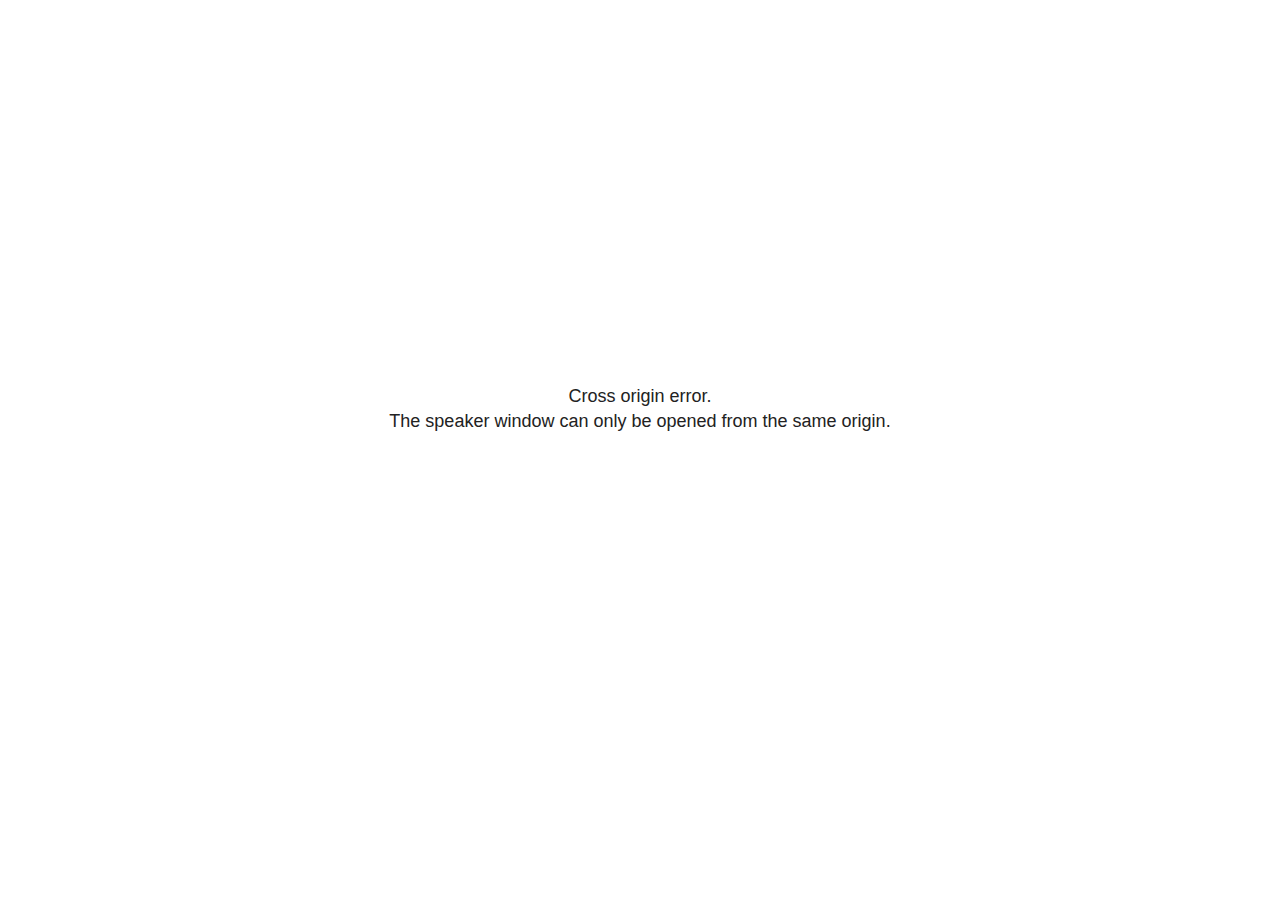
<file: site_libs/revealjs/plugin/notes/speaker-view.html>
<!--
	NOTE: You need to build the notes plugin after making changes to this file.
-->
<html lang="en">
	<head>
		<meta charset="utf-8">

		<title>reveal.js - Speaker View</title>

		<style>
			body {
				font-family: Helvetica;
				font-size: 18px;
			}

			#current-slide,
			#upcoming-slide,
			#speaker-controls {
				padding: 6px;
				box-sizing: border-box;
				-moz-box-sizing: border-box;
			}

			#current-slide iframe,
			#upcoming-slide iframe {
				width: 100%;
				height: 100%;
				border: 1px solid #ddd;
			}

			#current-slide .label,
			#upcoming-slide .label {
				position: absolute;
				top: 10px;
				left: 10px;
				z-index: 2;
			}

			#connection-status {
				position: absolute;
				top: 0;
				left: 0;
				width: 100%;
				height: 100%;
				z-index: 20;
				padding: 30% 20% 20% 20%;
				font-size: 18px;
				color: #222;
				background: #fff;
				text-align: center;
				box-sizing: border-box;
				line-height: 1.4;
			}

			.overlay-element {
				height: 34px;
				line-height: 34px;
				padding: 0 10px;
				text-shadow: none;
				background: rgba( 220, 220, 220, 0.8 );
				color: #222;
				font-size: 14px;
			}

			.overlay-element.interactive:hover {
				background: rgba( 220, 220, 220, 1 );
			}

			#current-slide {
				position: absolute;
				width: 60%;
				height: 100%;
				top: 0;
				left: 0;
				padding-right: 0;
			}

			#upcoming-slide {
				position: absolute;
				width: 40%;
				height: 40%;
				right: 0;
				top: 0;
			}

			/* Speaker controls */
			#speaker-controls {
				position: absolute;
				top: 40%;
				right: 0;
				width: 40%;
				height: 60%;
				overflow: auto;
				font-size: 18px;
			}

				.speaker-controls-time.hidden,
				.speaker-controls-notes.hidden {
					display: none;
				}

				.speaker-controls-time .label,
				.speaker-controls-pace .label,
				.speaker-controls-notes .label {
					text-transform: uppercase;
					font-weight: normal;
					font-size: 0.66em;
					color: #666;
					margin: 0;
				}

				.speaker-controls-time, .speaker-controls-pace {
					border-bottom: 1px solid rgba( 200, 200, 200, 0.5 );
					margin-bottom: 10px;
					padding: 10px 16px;
					padding-bottom: 20px;
					cursor: pointer;
				}

				.speaker-controls-time .reset-button {
					opacity: 0;
					float: right;
					color: #666;
					text-decoration: none;
				}
				.speaker-controls-time:hover .reset-button {
					opacity: 1;
				}

				.speaker-controls-time .timer,
				.speaker-controls-time .clock {
					width: 50%;
				}

				.speaker-controls-time .timer,
				.speaker-controls-time .clock,
				.speaker-controls-time .pacing .hours-value,
				.speaker-controls-time .pacing .minutes-value,
				.speaker-controls-time .pacing .seconds-value {
					font-size: 1.9em;
				}

				.speaker-controls-time .timer {
					float: left;
				}

				.speaker-controls-time .clock {
					float: right;
					text-align: right;
				}

				.speaker-controls-time span.mute {
					opacity: 0.3;
				}

				.speaker-controls-time .pacing-title {
					margin-top: 5px;
				}

				.speaker-controls-time .pacing.ahead {
					color: blue;
				}

				.speaker-controls-time .pacing.on-track {
					color: green;
				}

				.speaker-controls-time .pacing.behind {
					color: red;
				}

				.speaker-controls-notes {
					padding: 10px 16px;
				}

				.speaker-controls-notes .value {
					margin-top: 5px;
					line-height: 1.4;
					font-size: 1.2em;
				}

			/* Layout selector */
			#speaker-layout {
				position: absolute;
				top: 10px;
				right: 10px;
				color: #222;
				z-index: 10;
			}
				#speaker-layout select {
					position: absolute;
					width: 100%;
					height: 100%;
					top: 0;
					left: 0;
					border: 0;
					box-shadow: 0;
					cursor: pointer;
					opacity: 0;

					font-size: 1em;
					background-color: transparent;

					-moz-appearance: none;
					-webkit-appearance: none;
					-webkit-tap-highlight-color: rgba(0, 0, 0, 0);
				}

				#speaker-layout select:focus {
					outline: none;
					box-shadow: none;
				}

			.clear {
				clear: both;
			}

			/* Speaker layout: Wide */
			body[data-speaker-layout="wide"] #current-slide,
			body[data-speaker-layout="wide"] #upcoming-slide {
				width: 50%;
				height: 45%;
				padding: 6px;
			}

			body[data-speaker-layout="wide"] #current-slide {
				top: 0;
				left: 0;
			}

			body[data-speaker-layout="wide"] #upcoming-slide {
				top: 0;
				left: 50%;
			}

			body[data-speaker-layout="wide"] #speaker-controls {
				top: 45%;
				left: 0;
				width: 100%;
				height: 50%;
				font-size: 1.25em;
			}

			/* Speaker layout: Tall */
			body[data-speaker-layout="tall"] #current-slide,
			body[data-speaker-layout="tall"] #upcoming-slide {
				width: 45%;
				height: 50%;
				padding: 6px;
			}

			body[data-speaker-layout="tall"] #current-slide {
				top: 0;
				left: 0;
			}

			body[data-speaker-layout="tall"] #upcoming-slide {
				top: 50%;
				left: 0;
			}

			body[data-speaker-layout="tall"] #speaker-controls {
				padding-top: 40px;
				top: 0;
				left: 45%;
				width: 55%;
				height: 100%;
				font-size: 1.25em;
			}

			/* Speaker layout: Notes only */
			body[data-speaker-layout="notes-only"] #current-slide,
			body[data-speaker-layout="notes-only"] #upcoming-slide {
				display: none;
			}

			body[data-speaker-layout="notes-only"] #speaker-controls {
				padding-top: 40px;
				top: 0;
				left: 0;
				width: 100%;
				height: 100%;
				font-size: 1.25em;
			}

			@media screen and (max-width: 1080px) {
				body[data-speaker-layout="default"] #speaker-controls {
					font-size: 16px;
				}
			}

			@media screen and (max-width: 900px) {
				body[data-speaker-layout="default"] #speaker-controls {
					font-size: 14px;
				}
			}

			@media screen and (max-width: 800px) {
				body[data-speaker-layout="default"] #speaker-controls {
					font-size: 12px;
				}
			}

		</style>
	</head>

	<body>

		<div id="connection-status">Loading speaker view...</div>

		<div id="current-slide"></div>
		<div id="upcoming-slide"><span class="overlay-element label">Upcoming</span></div>
		<div id="speaker-controls">
			<div class="speaker-controls-time">
				<h4 class="label">Time <span class="reset-button">Click to Reset</span></h4>
				<div class="clock">
					<span class="clock-value">0:00 AM</span>
				</div>
				<div class="timer">
					<span class="hours-value">00</span><span class="minutes-value">:00</span><span class="seconds-value">:00</span>
				</div>
				<div class="clear"></div>

				<h4 class="label pacing-title" style="display: none">Pacing – Time to finish current slide</h4>
				<div class="pacing" style="display: none">
					<span class="hours-value">00</span><span class="minutes-value">:00</span><span class="seconds-value">:00</span>
				</div>
			</div>

			<div class="speaker-controls-notes hidden">
				<h4 class="label">Notes</h4>
				<div class="value"></div>
			</div>
		</div>
		<div id="speaker-layout" class="overlay-element interactive">
			<span class="speaker-layout-label"></span>
			<select class="speaker-layout-dropdown"></select>
		</div>

		<script>

			(function() {

				var notes,
					notesValue,
					currentState,
					currentSlide,
					upcomingSlide,
					layoutLabel,
					layoutDropdown,
					pendingCalls = {},
					lastRevealApiCallId = 0,
					connected = false

				var connectionStatus = document.querySelector( '#connection-status' );

				var SPEAKER_LAYOUTS = {
					'default': 'Default',
					'wide': 'Wide',
					'tall': 'Tall',
					'notes-only': 'Notes only'
				};

				setupLayout();

				let openerOrigin;

				try {
					openerOrigin = window.opener.location.origin;
				}
				catch ( error ) { console.warn( error ) }

				// In order to prevent XSS, the speaker view will only run if its
				// opener has the same origin as itself
				if( window.location.origin !== openerOrigin ) {
					connectionStatus.innerHTML = 'Cross origin error.<br>The speaker window can only be opened from the same origin.';
					return;
				}

				var connectionTimeout = setTimeout( function() {
					connectionStatus.innerHTML = 'Error connecting to main window.<br>Please try closing and reopening the speaker view.';
				}, 5000 );

				window.addEventListener( 'message', function( event ) {

					// Validate the origin of all messages to avoid parsing messages
					// that aren't meant for us. Ignore when running off file:// so
					// that the speaker view continues to work without a web server.
					if( window.location.origin !== event.origin && window.location.origin !== 'file://' ) {
						return
					}

					clearTimeout( connectionTimeout );
					connectionStatus.style.display = 'none';

					var data = JSON.parse( event.data );

					// The overview mode is only useful to the reveal.js instance
					// where navigation occurs so we don't sync it
					if( data.state ) delete data.state.overview;

					// Messages sent by the notes plugin inside of the main window
					if( data && data.namespace === 'reveal-notes' ) {
						if( data.type === 'connect' ) {
							handleConnectMessage( data );
						}
						else if( data.type === 'state' ) {
							handleStateMessage( data );
						}
						else if( data.type === 'return' ) {
							pendingCalls[data.callId](data.result);
							delete pendingCalls[data.callId];
						}
					}
					// Messages sent by the reveal.js inside of the current slide preview
					else if( data && data.namespace === 'reveal' ) {
						if( /ready/.test( data.eventName ) ) {
							// Send a message back to notify that the handshake is complete
							window.opener.postMessage( JSON.stringify({ namespace: 'reveal-notes', type: 'connected'} ), '*' );
						}
						else if( /slidechanged|fragmentshown|fragmenthidden|paused|resumed/.test( data.eventName ) && currentState !== JSON.stringify( data.state ) ) {

							dispatchStateToMainWindow( data.state );

						}
					}

				} );

				/**
				 * Updates the presentation in the main window to match the state
				 * of the presentation in the notes window.
				 */
				const dispatchStateToMainWindow = debounce(( state ) => {
					window.opener.postMessage( JSON.stringify({ method: 'setState', args: [ state ]} ), '*' );
				}, 500);

				/**
				 * Asynchronously calls the Reveal.js API of the main frame.
				 */
				function callRevealApi( methodName, methodArguments, callback ) {

					var callId = ++lastRevealApiCallId;
					pendingCalls[callId] = callback;
					window.opener.postMessage( JSON.stringify( {
						namespace: 'reveal-notes',
						type: 'call',
						callId: callId,
						methodName: methodName,
						arguments: methodArguments
					} ), '*' );

				}

				/**
				 * Called when the main window is trying to establish a
				 * connection.
				 */
				function handleConnectMessage( data ) {

					if( connected === false ) {
						connected = true;

						setupIframes( data );
						setupKeyboard();
						setupNotes();
						setupTimer();
						setupHeartbeat();
					}

				}

				/**
				 * Called when the main window sends an updated state.
				 */
				function handleStateMessage( data ) {

					// Store the most recently set state to avoid circular loops
					// applying the same state
					currentState = JSON.stringify( data.state );

					// No need for updating the notes in case of fragment changes
					if ( data.notes ) {
						notes.classList.remove( 'hidden' );
						notesValue.style.whiteSpace = data.whitespace;
						if( data.markdown ) {
							notesValue.innerHTML = marked( data.notes );
						}
						else {
							notesValue.innerHTML = data.notes;
						}
					}
					else {
						notes.classList.add( 'hidden' );
					}

					// Update the note slides
					currentSlide.contentWindow.postMessage( JSON.stringify({ method: 'setState', args: [ data.state ] }), '*' );
					upcomingSlide.contentWindow.postMessage( JSON.stringify({ method: 'setState', args: [ data.state ] }), '*' );
					upcomingSlide.contentWindow.postMessage( JSON.stringify({ method: 'next' }), '*' );

				}

				// Limit to max one state update per X ms
				handleStateMessage = debounce( handleStateMessage, 200 );

				/**
				 * Forward keyboard events to the current slide window.
				 * This enables keyboard events to work even if focus
				 * isn't set on the current slide iframe.
				 *
				 * Block F5 default handling, it reloads and disconnects
				 * the speaker notes window.
				 */
				function setupKeyboard() {

					document.addEventListener( 'keydown', function( event ) {
						if( event.keyCode === 116 || ( event.metaKey && event.keyCode === 82 ) ) {
							event.preventDefault();
							return false;
						}
						currentSlide.contentWindow.postMessage( JSON.stringify({ method: 'triggerKey', args: [ event.keyCode ] }), '*' );
					} );

				}

				/**
				 * Creates the preview iframes.
				 */
				function setupIframes( data ) {

					var params = [
						'receiver',
						'progress=false',
						'history=false',
						'transition=none',
						'autoSlide=0',
						'backgroundTransition=none'
					].join( '&' );

					var urlSeparator = /\?/.test(data.url) ? '&' : '?';
					var hash = '#/' + data.state.indexh + '/' + data.state.indexv;
					var currentURL = data.url + urlSeparator + params + '&scrollActivationWidth=false&postMessageEvents=true' + hash;
					var upcomingURL = data.url + urlSeparator + params + '&scrollActivationWidth=false&controls=false' + hash;

					currentSlide = document.createElement( 'iframe' );
					currentSlide.setAttribute( 'width', 1280 );
					currentSlide.setAttribute( 'height', 1024 );
					currentSlide.setAttribute( 'src', currentURL );
					document.querySelector( '#current-slide' ).appendChild( currentSlide );

					upcomingSlide = document.createElement( 'iframe' );
					upcomingSlide.setAttribute( 'width', 640 );
					upcomingSlide.setAttribute( 'height', 512 );
					upcomingSlide.setAttribute( 'src', upcomingURL );
					document.querySelector( '#upcoming-slide' ).appendChild( upcomingSlide );

				}

				/**
				 * Setup the notes UI.
				 */
				function setupNotes() {

					notes = document.querySelector( '.speaker-controls-notes' );
					notesValue = document.querySelector( '.speaker-controls-notes .value' );

				}

				/**
				 * We send out a heartbeat at all times to ensure we can
				 * reconnect with the main presentation window after reloads.
				 */
				function setupHeartbeat() {

					setInterval( () => {
						window.opener.postMessage( JSON.stringify({ namespace: 'reveal-notes', type: 'heartbeat'} ), '*' );
					}, 1000 );

				}

				function getTimings( callback ) {

					callRevealApi( 'getSlidesAttributes', [], function ( slideAttributes ) {
						callRevealApi( 'getConfig', [], function ( config ) {
							var totalTime = config.totalTime;
							var minTimePerSlide = config.minimumTimePerSlide || 0;
							var defaultTiming = config.defaultTiming;
							if ((defaultTiming == null) && (totalTime == null)) {
								callback(null);
								return;
							}
							// Setting totalTime overrides defaultTiming
							if (totalTime) {
								defaultTiming = 0;
							}
							var timings = [];
							for ( var i in slideAttributes ) {
								var slide = slideAttributes[ i ];
								var timing = defaultTiming;
								if( slide.hasOwnProperty( 'data-timing' )) {
									var t = slide[ 'data-timing' ];
									timing = parseInt(t);
									if( isNaN(timing) ) {
										console.warn("Could not parse timing '" + t + "' of slide " + i + "; using default of " + defaultTiming);
										timing = defaultTiming;
									}
								}
								timings.push(timing);
							}
							if ( totalTime ) {
								// After we've allocated time to individual slides, we summarize it and
								// subtract it from the total time
								var remainingTime = totalTime - timings.reduce( function(a, b) { return a + b; }, 0 );
								// The remaining time is divided by the number of slides that have 0 seconds
								// allocated at the moment, giving the average time-per-slide on the remaining slides
								var remainingSlides = (timings.filter( function(x) { return x == 0 }) ).length
								var timePerSlide = Math.round( remainingTime / remainingSlides, 0 )
								// And now we replace every zero-value timing with that average
								timings = timings.map( function(x) { return (x==0 ? timePerSlide : x) } );
							}
							var slidesUnderMinimum = timings.filter( function(x) { return (x < minTimePerSlide) } ).length
							if ( slidesUnderMinimum ) {
								message = "The pacing time for " + slidesUnderMinimum + " slide(s) is under the configured minimum of " + minTimePerSlide + " seconds. Check the data-timing attribute on individual slides, or consider increasing the totalTime or minimumTimePerSlide configuration options (or removing some slides).";
								alert(message);
							}
							callback( timings );
						} );
					} );

				}

				/**
				 * Return the number of seconds allocated for presenting
				 * all slides up to and including this one.
				 */
				function getTimeAllocated( timings, callback ) {

					callRevealApi( 'getSlidePastCount', [], function ( currentSlide ) {
						var allocated = 0;
						for (var i in timings.slice(0, currentSlide + 1)) {
							allocated += timings[i];
						}
						callback( allocated );
					} );

				}

				/**
				 * Create the timer and clock and start updating them
				 * at an interval.
				 */
				function setupTimer() {

					var start = new Date(),
					timeEl = document.querySelector( '.speaker-controls-time' ),
					clockEl = timeEl.querySelector( '.clock-value' ),
					hoursEl = timeEl.querySelector( '.hours-value' ),
					minutesEl = timeEl.querySelector( '.minutes-value' ),
					secondsEl = timeEl.querySelector( '.seconds-value' ),
					pacingTitleEl = timeEl.querySelector( '.pacing-title' ),
					pacingEl = timeEl.querySelector( '.pacing' ),
					pacingHoursEl = pacingEl.querySelector( '.hours-value' ),
					pacingMinutesEl = pacingEl.querySelector( '.minutes-value' ),
					pacingSecondsEl = pacingEl.querySelector( '.seconds-value' );

					var timings = null;
					getTimings( function ( _timings ) {

						timings = _timings;
						if (_timings !== null) {
							pacingTitleEl.style.removeProperty('display');
							pacingEl.style.removeProperty('display');
						}

						// Update once directly
						_updateTimer();

						// Then update every second
						setInterval( _updateTimer, 1000 );

					} );


					function _resetTimer() {

						if (timings == null) {
							start = new Date();
							_updateTimer();
						}
						else {
							// Reset timer to beginning of current slide
							getTimeAllocated( timings, function ( slideEndTimingSeconds ) {
								var slideEndTiming = slideEndTimingSeconds * 1000;
								callRevealApi( 'getSlidePastCount', [], function ( currentSlide ) {
									var currentSlideTiming = timings[currentSlide] * 1000;
									var previousSlidesTiming = slideEndTiming - currentSlideTiming;
									var now = new Date();
									start = new Date(now.getTime() - previousSlidesTiming);
									_updateTimer();
								} );
							} );
						}

					}

					timeEl.addEventListener( 'click', function() {
						_resetTimer();
						return false;
					} );

					function _displayTime( hrEl, minEl, secEl, time) {

						var sign = Math.sign(time) == -1 ? "-" : "";
						time = Math.abs(Math.round(time / 1000));
						var seconds = time % 60;
						var minutes = Math.floor( time / 60 ) % 60 ;
						var hours = Math.floor( time / ( 60 * 60 )) ;
						hrEl.innerHTML = sign + zeroPadInteger( hours );
						if (hours == 0) {
							hrEl.classList.add( 'mute' );
						}
						else {
							hrEl.classList.remove( 'mute' );
						}
						minEl.innerHTML = ':' + zeroPadInteger( minutes );
						if (hours == 0 && minutes == 0) {
							minEl.classList.add( 'mute' );
						}
						else {
							minEl.classList.remove( 'mute' );
						}
						secEl.innerHTML = ':' + zeroPadInteger( seconds );
					}

					function _updateTimer() {

						var diff, hours, minutes, seconds,
						now = new Date();

						diff = now.getTime() - start.getTime();

						clockEl.innerHTML = now.toLocaleTimeString( 'en-US', { hour12: true, hour: '2-digit', minute:'2-digit' } );
						_displayTime( hoursEl, minutesEl, secondsEl, diff );
						if (timings !== null) {
							_updatePacing(diff);
						}

					}

					function _updatePacing(diff) {

						getTimeAllocated( timings, function ( slideEndTimingSeconds ) {
							var slideEndTiming = slideEndTimingSeconds * 1000;

							callRevealApi( 'getSlidePastCount', [], function ( currentSlide ) {
								var currentSlideTiming = timings[currentSlide] * 1000;
								var timeLeftCurrentSlide = slideEndTiming - diff;
								if (timeLeftCurrentSlide < 0) {
									pacingEl.className = 'pacing behind';
								}
								else if (timeLeftCurrentSlide < currentSlideTiming) {
									pacingEl.className = 'pacing on-track';
								}
								else {
									pacingEl.className = 'pacing ahead';
								}
								_displayTime( pacingHoursEl, pacingMinutesEl, pacingSecondsEl, timeLeftCurrentSlide );
							} );
						} );
					}

				}

				/**
				 * Sets up the speaker view layout and layout selector.
				 */
				function setupLayout() {

					layoutDropdown = document.querySelector( '.speaker-layout-dropdown' );
					layoutLabel = document.querySelector( '.speaker-layout-label' );

					// Render the list of available layouts
					for( var id in SPEAKER_LAYOUTS ) {
						var option = document.createElement( 'option' );
						option.setAttribute( 'value', id );
						option.textContent = SPEAKER_LAYOUTS[ id ];
						layoutDropdown.appendChild( option );
					}

					// Monitor the dropdown for changes
					layoutDropdown.addEventListener( 'change', function( event ) {

						setLayout( layoutDropdown.value );

					}, false );

					// Restore any currently persisted layout
					setLayout( getLayout() );

				}

				/**
				 * Sets a new speaker view layout. The layout is persisted
				 * in local storage.
				 */
				function setLayout( value ) {

					var title = SPEAKER_LAYOUTS[ value ];

					layoutLabel.innerHTML = 'Layout' + ( title ? ( ': ' + title ) : '' );
					layoutDropdown.value = value;

					document.body.setAttribute( 'data-speaker-layout', value );

					// Persist locally
					if( supportsLocalStorage() ) {
						window.localStorage.setItem( 'reveal-speaker-layout', value );
					}

				}

				/**
				 * Returns the ID of the most recently set speaker layout
				 * or our default layout if none has been set.
				 */
				function getLayout() {

					if( supportsLocalStorage() ) {
						var layout = window.localStorage.getItem( 'reveal-speaker-layout' );
						if( layout ) {
							return layout;
						}
					}

					// Default to the first record in the layouts hash
					for( var id in SPEAKER_LAYOUTS ) {
						return id;
					}

				}

				function supportsLocalStorage() {

					try {
						localStorage.setItem('test', 'test');
						localStorage.removeItem('test');
						return true;
					}
					catch( e ) {
						return false;
					}

				}

				function zeroPadInteger( num ) {

					var str = '00' + parseInt( num );
					return str.substring( str.length - 2 );

				}

				/**
				 * Limits the frequency at which a function can be called.
				 */
				function debounce( fn, ms ) {

					var lastTime = 0,
						timeout;

					return function() {

						var args = arguments;
						var context = this;

						clearTimeout( timeout );

						var timeSinceLastCall = Date.now() - lastTime;
						if( timeSinceLastCall > ms ) {
							fn.apply( context, args );
							lastTime = Date.now();
						}
						else {
							timeout = setTimeout( function() {
								fn.apply( context, args );
								lastTime = Date.now();
							}, ms - timeSinceLastCall );
						}

					}

				}

			})();

		</script>
	</body>
</html>
</file>
<file: site_libs/quarto-html/tippy.css>
.tippy-box[data-animation=fade][data-state=hidden]{opacity:0}[data-tippy-root]{max-width:calc(100vw - 10px)}.tippy-box{position:relative;background-color:#333;color:#fff;border-radius:4px;font-size:14px;line-height:1.4;white-space:normal;outline:0;transition-property:transform,visibility,opacity}.tippy-box[data-placement^=top]>.tippy-arrow{bottom:0}.tippy-box[data-placement^=top]>.tippy-arrow:before{bottom:-7px;left:0;border-width:8px 8px 0;border-top-color:initial;transform-origin:center top}.tippy-box[data-placement^=bottom]>.tippy-arrow{top:0}.tippy-box[data-placement^=bottom]>.tippy-arrow:before{top:-7px;left:0;border-width:0 8px 8px;border-bottom-color:initial;transform-origin:center bottom}.tippy-box[data-placement^=left]>.tippy-arrow{right:0}.tippy-box[data-placement^=left]>.tippy-arrow:before{border-width:8px 0 8px 8px;border-left-color:initial;right:-7px;transform-origin:center left}.tippy-box[data-placement^=right]>.tippy-arrow{left:0}.tippy-box[data-placement^=right]>.tippy-arrow:before{left:-7px;border-width:8px 8px 8px 0;border-right-color:initial;transform-origin:center right}.tippy-box[data-inertia][data-state=visible]{transition-timing-function:cubic-bezier(.54,1.5,.38,1.11)}.tippy-arrow{width:16px;height:16px;color:#333}.tippy-arrow:before{content:"";position:absolute;border-color:transparent;border-style:solid}.tippy-content{position:relative;padding:5px 9px;z-index:1}
</file>
<file: site_libs/quarto-html/quarto-syntax-highlighting.css>
/* quarto syntax highlight colors */
:root {
  --quarto-hl-ot-color: #003B4F;
  --quarto-hl-at-color: #657422;
  --quarto-hl-ss-color: #20794D;
  --quarto-hl-an-color: #5E5E5E;
  --quarto-hl-fu-color: #4758AB;
  --quarto-hl-st-color: #20794D;
  --quarto-hl-cf-color: #003B4F;
  --quarto-hl-op-color: #5E5E5E;
  --quarto-hl-er-color: #AD0000;
  --quarto-hl-bn-color: #AD0000;
  --quarto-hl-al-color: #AD0000;
  --quarto-hl-va-color: #111111;
  --quarto-hl-bu-color: inherit;
  --quarto-hl-ex-color: inherit;
  --quarto-hl-pp-color: #AD0000;
  --quarto-hl-in-color: #5E5E5E;
  --quarto-hl-vs-color: #20794D;
  --quarto-hl-wa-color: #5E5E5E;
  --quarto-hl-do-color: #5E5E5E;
  --quarto-hl-im-color: #00769E;
  --quarto-hl-ch-color: #20794D;
  --quarto-hl-dt-color: #AD0000;
  --quarto-hl-fl-color: #AD0000;
  --quarto-hl-co-color: #5E5E5E;
  --quarto-hl-cv-color: #5E5E5E;
  --quarto-hl-cn-color: #8f5902;
  --quarto-hl-sc-color: #5E5E5E;
  --quarto-hl-dv-color: #AD0000;
  --quarto-hl-kw-color: #003B4F;
}

/* other quarto variables */
:root {
  --quarto-font-monospace: SFMono-Regular, Menlo, Monaco, Consolas, "Liberation Mono", "Courier New", monospace;
}

pre > code.sourceCode > span {
  color: #003B4F;
}

code span {
  color: #003B4F;
}

code.sourceCode > span {
  color: #003B4F;
}

div.sourceCode,
div.sourceCode pre.sourceCode {
  color: #003B4F;
}

code span.ot {
  color: #003B4F;
  font-style: inherit;
}

code span.at {
  color: #657422;
  font-style: inherit;
}

code span.ss {
  color: #20794D;
  font-style: inherit;
}

code span.an {
  color: #5E5E5E;
  font-style: inherit;
}

code span.fu {
  color: #4758AB;
  font-style: inherit;
}

code span.st {
  color: #20794D;
  font-style: inherit;
}

code span.cf {
  color: #003B4F;
  font-weight: bold;
  font-style: inherit;
}

code span.op {
  color: #5E5E5E;
  font-style: inherit;
}

code span.er {
  color: #AD0000;
  font-style: inherit;
}

code span.bn {
  color: #AD0000;
  font-style: inherit;
}

code span.al {
  color: #AD0000;
  font-style: inherit;
}

code span.va {
  color: #111111;
  font-style: inherit;
}

code span.bu {
  font-style: inherit;
}

code span.ex {
  font-style: inherit;
}

code span.pp {
  color: #AD0000;
  font-style: inherit;
}

code span.in {
  color: #5E5E5E;
  font-style: inherit;
}

code span.vs {
  color: #20794D;
  font-style: inherit;
}

code span.wa {
  color: #5E5E5E;
  font-style: italic;
}

code span.do {
  color: #5E5E5E;
  font-style: italic;
}

code span.im {
  color: #00769E;
  font-style: inherit;
}

code span.ch {
  color: #20794D;
  font-style: inherit;
}

code span.dt {
  color: #AD0000;
  font-style: inherit;
}

code span.fl {
  color: #AD0000;
  font-style: inherit;
}

code span.co {
  color: #5E5E5E;
  font-style: inherit;
}

code span.cv {
  color: #5E5E5E;
  font-style: italic;
}

code span.cn {
  color: #8f5902;
  font-style: inherit;
}

code span.sc {
  color: #5E5E5E;
  font-style: inherit;
}

code span.dv {
  color: #AD0000;
  font-style: inherit;
}

code span.kw {
  color: #003B4F;
  font-weight: bold;
  font-style: inherit;
}

.prevent-inlining {
  content: "</";
}

/*# sourceMappingURL=debc5d5d77c3f9108843748ff7464032.css.map */
</file>
<file: site_libs/quarto-html/quarto-syntax-highlighting-549806ee2085284f45b00abea8c6df48.css>
/* quarto syntax highlight colors */
:root {
  --quarto-hl-ot-color: #003B4F;
  --quarto-hl-at-color: #657422;
  --quarto-hl-ss-color: #20794D;
  --quarto-hl-an-color: #5E5E5E;
  --quarto-hl-fu-color: #4758AB;
  --quarto-hl-st-color: #20794D;
  --quarto-hl-cf-color: #003B4F;
  --quarto-hl-op-color: #5E5E5E;
  --quarto-hl-er-color: #AD0000;
  --quarto-hl-bn-color: #AD0000;
  --quarto-hl-al-color: #AD0000;
  --quarto-hl-va-color: #111111;
  --quarto-hl-bu-color: inherit;
  --quarto-hl-ex-color: inherit;
  --quarto-hl-pp-color: #AD0000;
  --quarto-hl-in-color: #5E5E5E;
  --quarto-hl-vs-color: #20794D;
  --quarto-hl-wa-color: #5E5E5E;
  --quarto-hl-do-color: #5E5E5E;
  --quarto-hl-im-color: #00769E;
  --quarto-hl-ch-color: #20794D;
  --quarto-hl-dt-color: #AD0000;
  --quarto-hl-fl-color: #AD0000;
  --quarto-hl-co-color: #5E5E5E;
  --quarto-hl-cv-color: #5E5E5E;
  --quarto-hl-cn-color: #8f5902;
  --quarto-hl-sc-color: #5E5E5E;
  --quarto-hl-dv-color: #AD0000;
  --quarto-hl-kw-color: #003B4F;
}

/* other quarto variables */
:root {
  --quarto-font-monospace: SFMono-Regular, Menlo, Monaco, Consolas, "Liberation Mono", "Courier New", monospace;
}

pre > code.sourceCode > span {
  color: #003B4F;
}

code span {
  color: #003B4F;
}

code.sourceCode > span {
  color: #003B4F;
}

div.sourceCode,
div.sourceCode pre.sourceCode {
  color: #003B4F;
}

code span.ot {
  color: #003B4F;
  font-style: inherit;
}

code span.at {
  color: #657422;
  font-style: inherit;
}

code span.ss {
  color: #20794D;
  font-style: inherit;
}

code span.an {
  color: #5E5E5E;
  font-style: inherit;
}

code span.fu {
  color: #4758AB;
  font-style: inherit;
}

code span.st {
  color: #20794D;
  font-style: inherit;
}

code span.cf {
  color: #003B4F;
  font-weight: bold;
  font-style: inherit;
}

code span.op {
  color: #5E5E5E;
  font-style: inherit;
}

code span.er {
  color: #AD0000;
  font-style: inherit;
}

code span.bn {
  color: #AD0000;
  font-style: inherit;
}

code span.al {
  color: #AD0000;
  font-style: inherit;
}

code span.va {
  color: #111111;
  font-style: inherit;
}

code span.bu {
  font-style: inherit;
}

code span.ex {
  font-style: inherit;
}

code span.pp {
  color: #AD0000;
  font-style: inherit;
}

code span.in {
  color: #5E5E5E;
  font-style: inherit;
}

code span.vs {
  color: #20794D;
  font-style: inherit;
}

code span.wa {
  color: #5E5E5E;
  font-style: italic;
}

code span.do {
  color: #5E5E5E;
  font-style: italic;
}

code span.im {
  color: #00769E;
  font-style: inherit;
}

code span.ch {
  color: #20794D;
  font-style: inherit;
}

code span.dt {
  color: #AD0000;
  font-style: inherit;
}

code span.fl {
  color: #AD0000;
  font-style: inherit;
}

code span.co {
  color: #5E5E5E;
  font-style: inherit;
}

code span.cv {
  color: #5E5E5E;
  font-style: italic;
}

code span.cn {
  color: #8f5902;
  font-style: inherit;
}

code span.sc {
  color: #5E5E5E;
  font-style: inherit;
}

code span.dv {
  color: #AD0000;
  font-style: inherit;
}

code span.kw {
  color: #003B4F;
  font-weight: bold;
  font-style: inherit;
}

.prevent-inlining {
  content: "</";
}

/*# sourceMappingURL=ae99138f4fbc2fb4c9f5e5cd69c22459.css.map */
</file>
<file: site_libs/quarto-html/quarto-syntax-highlighting-79bb3942e891885f9f7af119cd221462.css>
/* quarto syntax highlight colors */
:root {
  --quarto-hl-ot-color: #003B4F;
  --quarto-hl-at-color: #657422;
  --quarto-hl-ss-color: #20794D;
  --quarto-hl-an-color: #5E5E5E;
  --quarto-hl-fu-color: #4758AB;
  --quarto-hl-st-color: #20794D;
  --quarto-hl-cf-color: #003B4F;
  --quarto-hl-op-color: #5E5E5E;
  --quarto-hl-er-color: #AD0000;
  --quarto-hl-bn-color: #AD0000;
  --quarto-hl-al-color: #AD0000;
  --quarto-hl-va-color: #111111;
  --quarto-hl-bu-color: inherit;
  --quarto-hl-ex-color: inherit;
  --quarto-hl-pp-color: #AD0000;
  --quarto-hl-in-color: #5E5E5E;
  --quarto-hl-vs-color: #20794D;
  --quarto-hl-wa-color: #5E5E5E;
  --quarto-hl-do-color: #5E5E5E;
  --quarto-hl-im-color: #00769E;
  --quarto-hl-ch-color: #20794D;
  --quarto-hl-dt-color: #AD0000;
  --quarto-hl-fl-color: #AD0000;
  --quarto-hl-co-color: #5E5E5E;
  --quarto-hl-cv-color: #5E5E5E;
  --quarto-hl-cn-color: #8f5902;
  --quarto-hl-sc-color: #5E5E5E;
  --quarto-hl-dv-color: #AD0000;
  --quarto-hl-kw-color: #003B4F;
}

/* other quarto variables */
:root {
  --quarto-font-monospace: SFMono-Regular, Menlo, Monaco, Consolas, "Liberation Mono", "Courier New", monospace;
}

pre > code.sourceCode > span {
  color: #003B4F;
}

code span {
  color: #003B4F;
}

code.sourceCode > span {
  color: #003B4F;
}

div.sourceCode,
div.sourceCode pre.sourceCode {
  color: #003B4F;
}

code span.ot {
  color: #003B4F;
  font-style: inherit;
}

code span.at {
  color: #657422;
  font-style: inherit;
}

code span.ss {
  color: #20794D;
  font-style: inherit;
}

code span.an {
  color: #5E5E5E;
  font-style: inherit;
}

code span.fu {
  color: #4758AB;
  font-style: inherit;
}

code span.st {
  color: #20794D;
  font-style: inherit;
}

code span.cf {
  color: #003B4F;
  font-weight: bold;
  font-style: inherit;
}

code span.op {
  color: #5E5E5E;
  font-style: inherit;
}

code span.er {
  color: #AD0000;
  font-style: inherit;
}

code span.bn {
  color: #AD0000;
  font-style: inherit;
}

code span.al {
  color: #AD0000;
  font-style: inherit;
}

code span.va {
  color: #111111;
  font-style: inherit;
}

code span.bu {
  font-style: inherit;
}

code span.ex {
  font-style: inherit;
}

code span.pp {
  color: #AD0000;
  font-style: inherit;
}

code span.in {
  color: #5E5E5E;
  font-style: inherit;
}

code span.vs {
  color: #20794D;
  font-style: inherit;
}

code span.wa {
  color: #5E5E5E;
  font-style: italic;
}

code span.do {
  color: #5E5E5E;
  font-style: italic;
}

code span.im {
  color: #00769E;
  font-style: inherit;
}

code span.ch {
  color: #20794D;
  font-style: inherit;
}

code span.dt {
  color: #AD0000;
  font-style: inherit;
}

code span.fl {
  color: #AD0000;
  font-style: inherit;
}

code span.co {
  color: #5E5E5E;
  font-style: inherit;
}

code span.cv {
  color: #5E5E5E;
  font-style: italic;
}

code span.cn {
  color: #8f5902;
  font-style: inherit;
}

code span.sc {
  color: #5E5E5E;
  font-style: inherit;
}

code span.dv {
  color: #AD0000;
  font-style: inherit;
}

code span.kw {
  color: #003B4F;
  font-weight: bold;
  font-style: inherit;
}

.prevent-inlining {
  content: "</";
}

/*# sourceMappingURL=176343f978445ff345facc1991557eab.css.map */
</file>
<file: site_libs/htmltools-fill-0.5.8.1/fill.css>
@layer htmltools {
  .html-fill-container {
    display: flex;
    flex-direction: column;
    /* Prevent the container from expanding vertically or horizontally beyond its
    parent's constraints. */
    min-height: 0;
    min-width: 0;
  }
  .html-fill-container > .html-fill-item {
    /* Fill items can grow and shrink freely within
    available vertical space in fillable container */
    flex: 1 1 auto;
    min-height: 0;
    min-width: 0;
  }
  .html-fill-container > :not(.html-fill-item) {
    /* Prevent shrinking or growing of non-fill items */
    flex: 0 0 auto;
  }
}
</file>
<file: site_libs/datatables-css-0.0.0/datatables-crosstalk.css>
.dt-crosstalk-fade {
  opacity: 0.2;
}

html body div.DTS div.dataTables_scrollBody {
  background: none;
}


/*
Fix https://github.com/rstudio/DT/issues/563
If the `table.display` is set to "block" (e.g., pkgdown), the browser will display
datatable objects strangely. The search panel and the page buttons will still be
in full-width but the table body will be "compact" and shorter.
In therory, having this attributes will affect `dom="t"`
with `display: block` users. But in reality, there should be no one.
We may remove the below lines in the future if the upstream agree to have this there.
See https://github.com/DataTables/DataTablesSrc/issues/160
*/

table.dataTable {
  display: table;
}


/*
When DTOutput(fill = TRUE), it receives a .html-fill-item class (via htmltools::bindFillRole()), which effectively amounts to `flex: 1 1 auto`. That's mostly fine, but the case where `fillContainer=TRUE`+`height:auto`+`flex-basis:auto` and the container (e.g., a bslib::card()) doesn't have a defined height is a bit problematic since the table wants to fit the parent but the parent wants to fit the table, which results pretty small table height (maybe because there is a minimum height somewhere?). It seems better in this case to impose a 400px height default for the table, which we can do by setting `flex-basis` to 400px (the table is still allowed to grow/shrink when the container has an opinionated height).
*/

.html-fill-container > .html-fill-item.datatables {
  flex-basis: 400px;
}
</file>
<file: site_libs/crosstalk-1.2.1/css/crosstalk.min.css>
.container-fluid.crosstalk-bscols{margin-left:-30px;margin-right:-30px;white-space:normal}body>.container-fluid.crosstalk-bscols{margin-left:auto;margin-right:auto}.crosstalk-input-checkboxgroup .crosstalk-options-group .crosstalk-options-column{display:inline-block;padding-right:12px;vertical-align:top}@media only screen and (max-width: 480px){.crosstalk-input-checkboxgroup .crosstalk-options-group .crosstalk-options-column{display:block;padding-right:inherit}}.crosstalk-input{margin-bottom:15px}.crosstalk-input .control-label{margin-bottom:0;vertical-align:middle}.crosstalk-input input[type="checkbox"]{margin:4px 0 0;margin-top:1px;line-height:normal}.crosstalk-input .checkbox{position:relative;display:block;margin-top:10px;margin-bottom:10px}.crosstalk-input .checkbox>label{padding-left:20px;margin-bottom:0;font-weight:400;cursor:pointer}.crosstalk-input .checkbox input[type="checkbox"],.crosstalk-input .checkbox-inline input[type="checkbox"]{position:absolute;margin-top:2px;margin-left:-20px}.crosstalk-input .checkbox+.checkbox{margin-top:-5px}.crosstalk-input .checkbox-inline{position:relative;display:inline-block;padding-left:20px;margin-bottom:0;font-weight:400;vertical-align:middle;cursor:pointer}.crosstalk-input .checkbox-inline+.checkbox-inline{margin-top:0;margin-left:10px}
</file>
